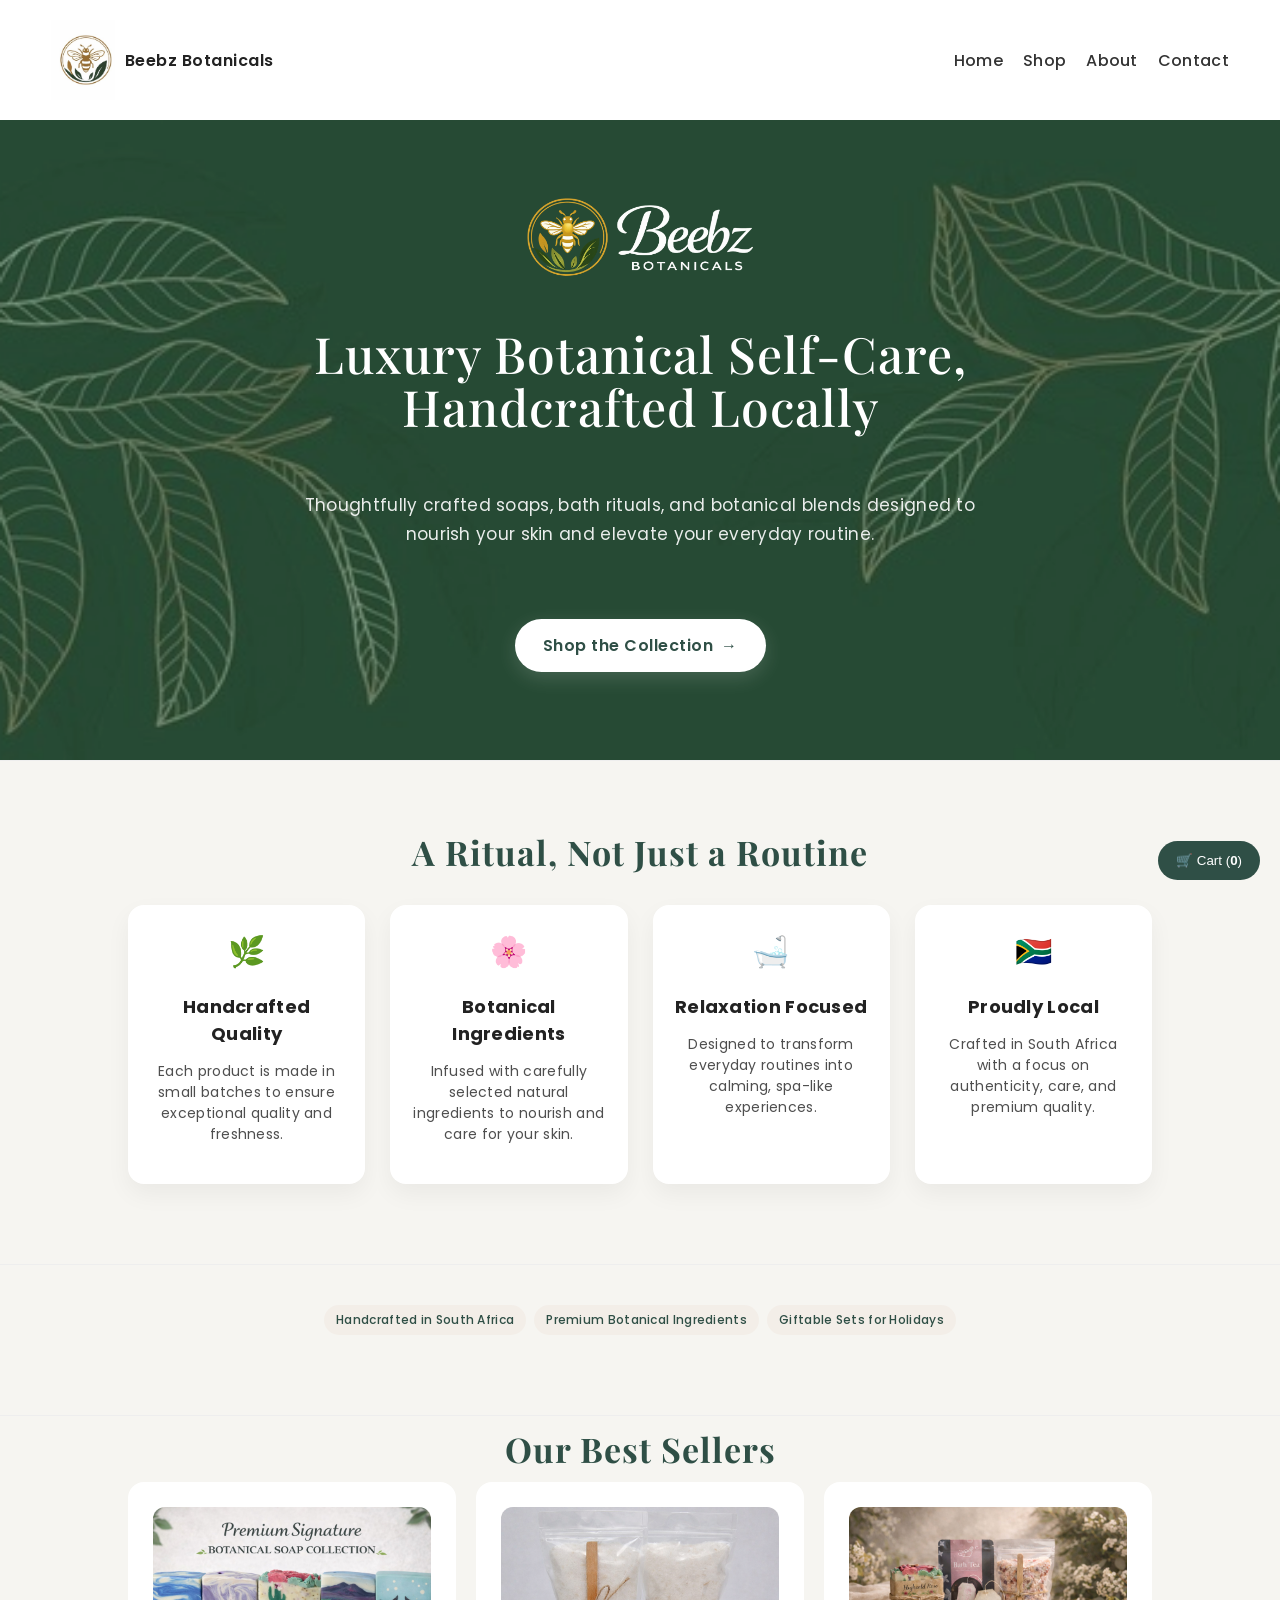
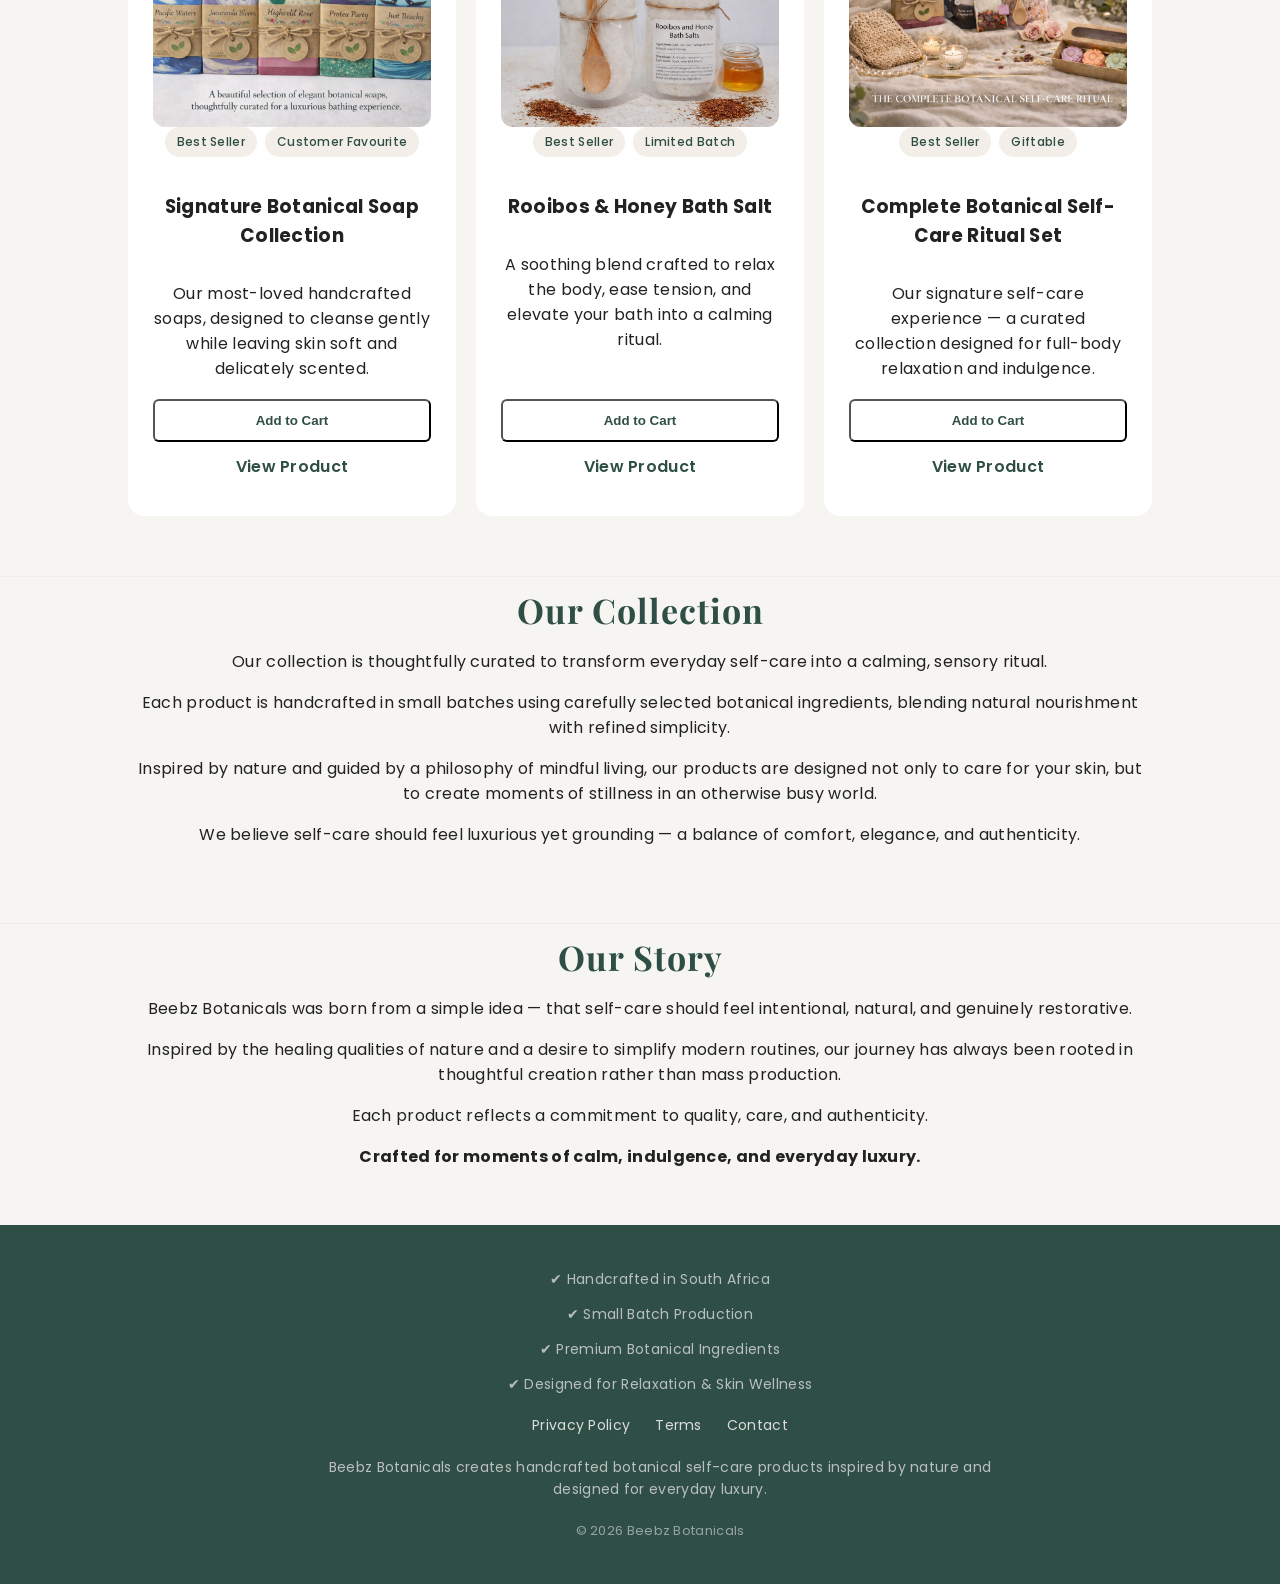
<file: index.html>
<!DOCTYPE html>
<html>
<head>
  <link rel="icon" type="image/png" href="./images/favicon.png">
  <link href="https://fonts.googleapis.com/css2?family=Playfair+Display:wght@500;700&family=Poppins:wght@300;400;500&display=swap" rel="stylesheet">
  <meta charset="UTF-8">
  <meta name="viewport" content="width=device-width, initial-scale=1.0">
  <title>Beebz Botanicals</title>
  <link rel="stylesheet" href="style.css">
</head>

<body>
  <div id="cart-popup">Added to cart ✓</div>
<header class="header">
  <div class="logo">
    <img src="./images/logo.jpeg" alt="Beebz Botanicals Logo">
    Beebz Botanicals
  </div>

<button class="cart-toggle" onclick="toggleCart()">🛒 Cart (<span id="cart-count">0</span>)</button>

  <div id="cart" class="cart">
    <div class="cart-header">
      <h2>Your Cart</h2>
      <button onclick="closeCart()">✕</button>
    </div>

    <div id="cart-items"></div>
    <h3 id="cart-total">Total: R0</h3>

   <button onclick="goCheckout()" class="checkout-btn" id="checkout-btn">
  Checkout
</button>
  </div>

  <nav class="nav">
    <a href="./index.html">Home</a>
    <a href="./shop.html">Shop</a>
    <a href="./about.html">About</a>
    <a href="./contact.html">Contact</a>
  </nav>
</header>

<!-- HERO -->
<section class="hero fade-in">
  <div class="hero-content">

    <img src="./images/new-white-logo.png" class="hero-logo">

    <h1>
      Luxury Botanical Self-Care,<br>
      Handcrafted Locally
    </h1>

    <p class="hero-description">
      Thoughtfully crafted soaps, bath rituals, and botanical blends designed
      to nourish your skin and elevate your everyday routine.
    </p>

    <a href="./shop.html" class="btn hero-btn">
      Shop the Collection <span class="arrow">→</span>
    </a>

  </div>
</section>

<!-- WHY CHOOSE US -->
<section class="section fade-in">
  <h2>A Ritual, Not Just a Routine</h2>

  <div class="ritual-grid">

    <div class="ritual-item">
      <span class="ritual-icon">🌿</span>
      <h3>Handcrafted Quality</h3>
      <p>Each product is made in small batches to ensure exceptional quality and freshness.</p>
    </div>

    <div class="ritual-item">
      <span class="ritual-icon">🌸</span>
      <h3>Botanical Ingredients</h3>
      <p>Infused with carefully selected natural ingredients to nourish and care for your skin.</p>
    </div>

    <div class="ritual-item">
      <span class="ritual-icon">🛁</span>
      <h3>Relaxation Focused</h3>
      <p>Designed to transform everyday routines into calming, spa-like experiences.</p>
    </div>

    <div class="ritual-item">
      <span class="ritual-icon">🇿🇦</span>
      <h3>Proudly Local</h3>
      <p>Crafted in South Africa with a focus on authenticity, care, and premium quality.</p>
    </div>

  </div>
</section>

<section class="section fade-in">
  <div class="badge-row" style="justify-content:center;">
    <span class="badge">Handcrafted in South Africa</span>
    <span class="badge">Premium Botanical Ingredients</span>
    <span class="badge">Giftable Sets for Holidays</span>
  </div>
</section>

<!-- BEST SELLERS -->
<section class="section fade-in">
  <h2>Our Best Sellers</h2>

  <div class="product-grid">

    <div class="product-card">
      <img src="./images/premium-collection-cat-1.jpg" alt="Soap Collection">
      <div class="badge-row">
        <span class="badge">Best Seller</span>
        <span class="badge">Customer Favourite</span>
      </div>
      <h3>Signature Botanical Soap Collection</h3>
      <p>Our most-loved handcrafted soaps, designed to cleanse gently while leaving skin soft and delicately scented.</p>

      <button onclick="addToCart('Signature Botanical Soap Collection', 249, './images/premium-collection-cat-1.jpg')" class="btn">
        Add to Cart
      </button>

      <a href="./product.html?id=Signature%20Botanical%20Soap%20Collection" class="btn">View Product</a>
    </div>

    <div class="product-card">
      <img src="./images/rooibos-and-honey-salt-1.png" alt="Bath Salt">
      <div class="badge-row">
        <span class="badge">Best Seller</span>
        <span class="badge">Limited Batch</span>
      </div>
      <h3>Rooibos & Honey Bath Salt</h3>
      <p>A soothing blend crafted to relax the body, ease tension, and elevate your bath into a calming ritual.</p>

      <button onclick="addToCart('Rooibos & Honey Bath Salt', 129, './images/rooibos-and-honey-salt-1.png')" class="btn">
        Add to Cart
      </button>

      <a href="./product.html?id=Rooibos%20%26%20Honey%20Bath%20Salt" class="btn">View Product</a>
    </div>

    <div class="product-card">
      <img src="./images/complete-botanical-self-care-ritual.jpg" alt="Bundle">
      <div class="badge-row">
        <span class="badge">Best Seller</span>
        <span class="badge">Giftable</span>
      </div>
      <h3>Complete Botanical Self-Care Ritual Set</h3>
      <p>Our signature self-care experience — a curated collection designed for full-body relaxation and indulgence.</p>

      <button onclick="addToCart('Complete Botanical Self-Care Ritual Set', 499, './images/complete-botanical-self-care-ritual.jpg')" class="btn">
        Add to Cart
      </button>

      <a href="./product.html?id=Complete%20Botanical%20Self-Care%20Ritual%20Set" class="btn">View Product</a>
    </div>

  </div>
</section>

<!-- COLLECTION -->
<section class="section fade-in">
  <h2>Our Collection</h2>

  <p>Our collection is thoughtfully curated to transform everyday self-care into a calming, sensory ritual.</p>

  <p>Each product is handcrafted in small batches using carefully selected botanical ingredients, blending natural nourishment with refined simplicity.</p>

  <p>Inspired by nature and guided by a philosophy of mindful living, our products are designed not only to care for your skin, but to create moments of stillness in an otherwise busy world.</p>

  <p>We believe self-care should feel luxurious yet grounding — a balance of comfort, elegance, and authenticity.</p>
</section>

<!-- STORY -->
<section class="section fade-in">
  <h2>Our Story</h2>

  <p>Beebz Botanicals was born from a simple idea — that self-care should feel intentional, natural, and genuinely restorative.</p>

  <p>Inspired by the healing qualities of nature and a desire to simplify modern routines, our journey has always been rooted in thoughtful creation rather than mass production.</p>

  <p>Each product reflects a commitment to quality, care, and authenticity.</p>

  <p><strong>Crafted for moments of calm, indulgence, and everyday luxury.</strong></p>
</section>

<!-- FOOTER -->
<footer class="footer">

  <div class="trust-badges">
    <p>✔ Handcrafted in South Africa</p>
    <p>✔ Small Batch Production</p>
    <p>✔ Premium Botanical Ingredients</p>
    <p>✔ Designed for Relaxation & Skin Wellness</p>
  </div>

  <div class="footer-links">
    <a href="./privacy.html">Privacy Policy</a>
    <a href="./terms.html">Terms</a>
    <a href="./contact.html">Contact</a>
  </div>

  <p class="footer-text">
    Beebz Botanicals creates handcrafted botanical self-care products inspired by nature and designed for everyday luxury.
  </p>

  <p class="footer-copy">
    © 2026 Beebz Botanicals
  </p>

</footer>

<script src="./products.js"></script>
<script src="./script.js"></script>

</body>
</html>
</file>
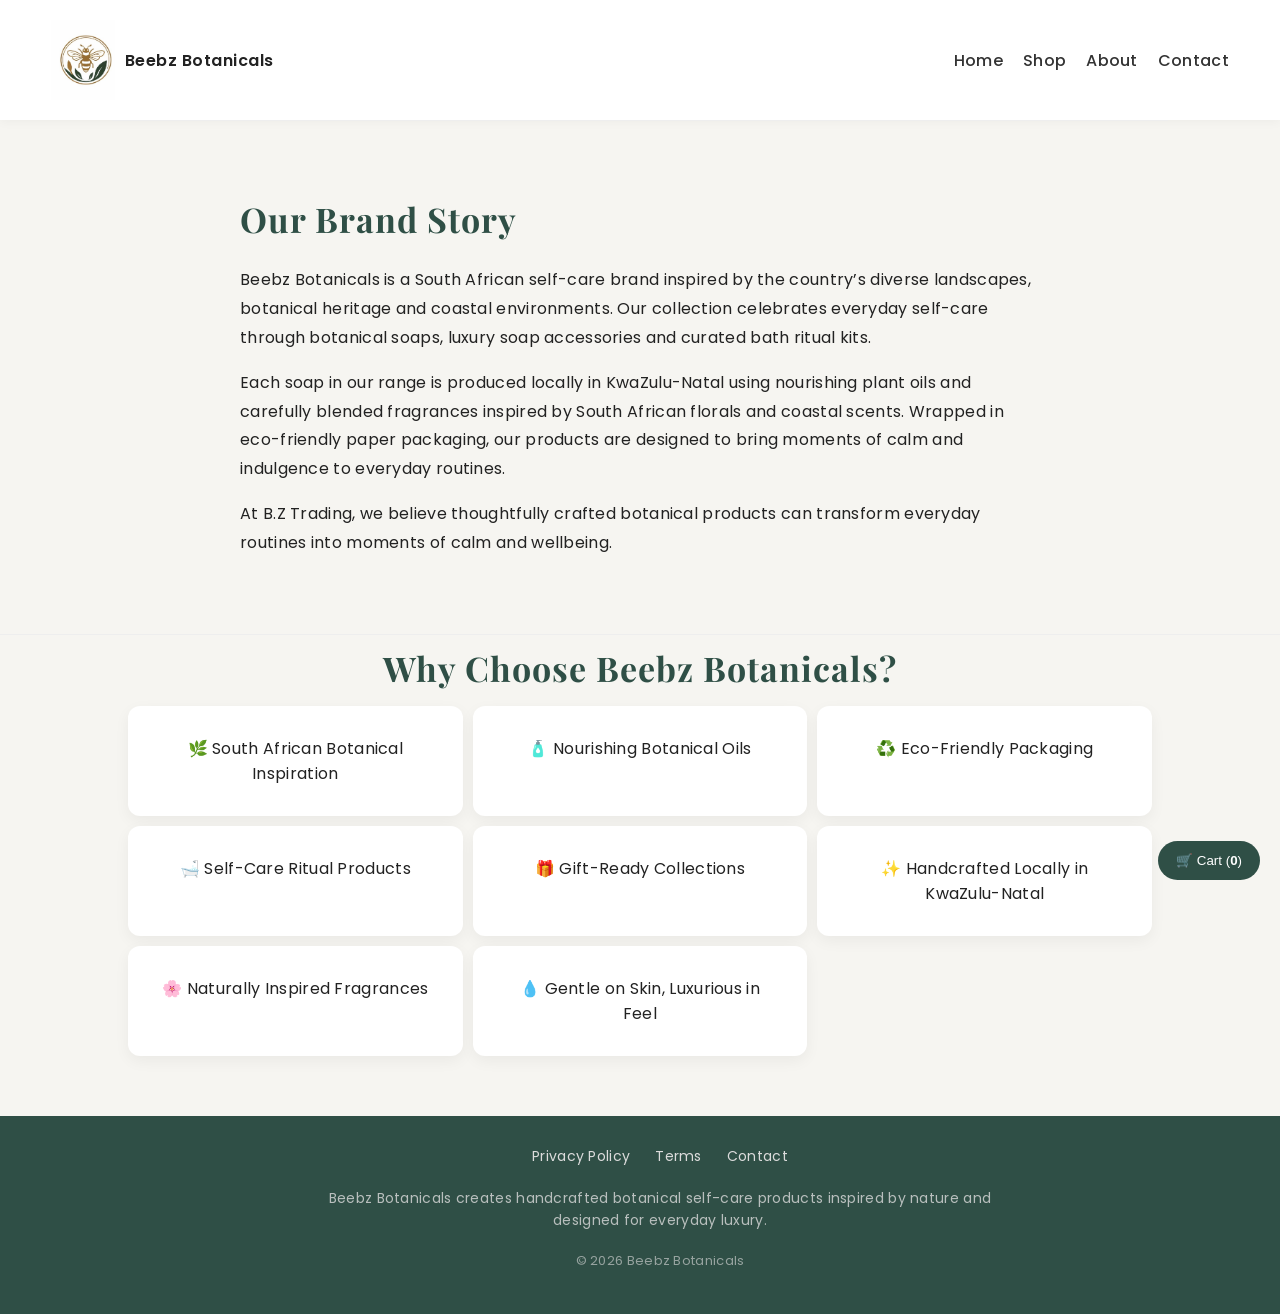
<file: about.html>
<!DOCTYPE html>
<html>
<head>
  <link rel="icon" type="image/png" href="./images/favicon.png">
<link href="https://fonts.googleapis.com/css2?family=Playfair+Display:wght@500;700&family=Poppins:wght@300;400;500&display=swap" rel="stylesheet">
<meta charset="UTF-8">
<meta name="viewport" content="width=device-width, initial-scale=1.0">
<title>About</title>
<link rel="stylesheet" href="style.css">
</head>
<body>

<header class="header">
<div class="logo">
  <img src="./images/logo.jpeg" alt="Beebz Botanicals Logo">
  Beebz Botanicals
</div>
<nav class="nav">
<a href="./index.html">Home</a>
<a href="./shop.html">Shop</a>
<a href="./about.html">About</a>
<a href="./contact.html">Contact</a>
</nav>
</header>

<section class="section about-text">

<h2>Our Brand Story</h2>

<p>
Beebz Botanicals is a South African self-care brand inspired by the country’s diverse landscapes,
botanical heritage and coastal environments. Our collection celebrates everyday self-care through
botanical soaps, luxury soap accessories and curated bath ritual kits.
</p>

<p>
Each soap in our range is produced locally in KwaZulu-Natal using nourishing plant oils and
carefully blended fragrances inspired by South African florals and coastal scents.
Wrapped in eco-friendly paper packaging, our products are designed to bring moments of calm
and indulgence to everyday routines.
</p>

<p>
At B.Z Trading, we believe thoughtfully crafted botanical products can transform everyday
routines into moments of calm and wellbeing.
</p>

</section>

<section class="section">

<h2>Why Choose Beebz Botanicals?</h2>

<div class="features">

<div class="feature">🌿 South African Botanical Inspiration</div>
<div class="feature">🧴 Nourishing Botanical Oils</div>
<div class="feature">♻️ Eco-Friendly Packaging</div>
<div class="feature">🛁 Self-Care Ritual Products</div>
<div class="feature">🎁 Gift-Ready Collections</div>
<div class="feature">✨ Handcrafted Locally in KwaZulu-Natal</div>
<div class="feature">🌸 Naturally Inspired Fragrances</div>
<div class="feature">💧 Gentle on Skin, Luxurious in Feel</div>

</div>

</section>

<button class="cart-toggle" onclick="toggleCart()">🛒 Cart (<span id="cart-count">0</span>)</button>

<div id="cart" class="cart">
<div class="cart-header">
<h2>Your Cart</h2>
<button onclick="closeCart()">✕</button>
</div>
<div id="cart-items"></div>
<h3 id="cart-total">Total: R0</h3>
<button onclick="goCheckout()" class="checkout-btn" id="checkout-btn">
  Checkout
</button>
</div>

<script src="./script.js"></script>
  <script>
  renderCart();
</script>
</body>
<footer class="footer">

 <div class="footer-links">
  <a href="./privacy.html">Privacy Policy</a>
  <a href="./terms.html">Terms</a>
  <a href="./contact.html">Contact</a>
</div>

  <p class="footer-text">
    Beebz Botanicals creates handcrafted botanical self-care products inspired by nature and designed for everyday luxury.
  </p>

  <p class="footer-copy">
    © 2026 Beebz Botanicals
  </p>

</footer>
</html>
</file>
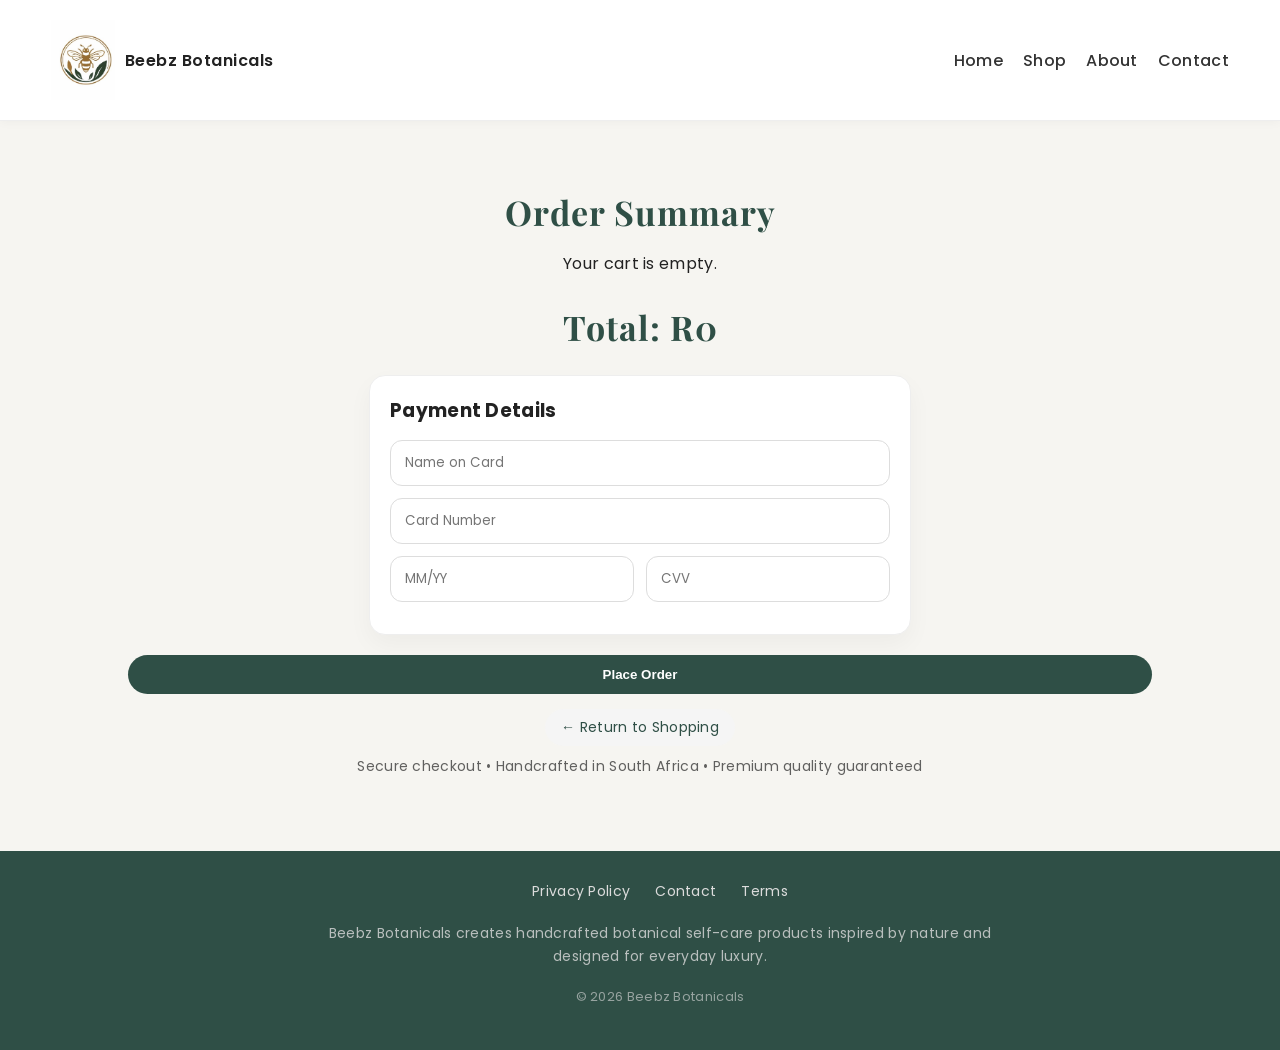
<file: checkout.html>
<!DOCTYPE html>
<html>
<head>
  <link rel="icon" type="image/png" href="./images/favicon.png">
<link href="https://fonts.googleapis.com/css2?family=Playfair+Display:wght@500;700&family=Poppins:wght@300;400;500&display=swap" rel="stylesheet">
<meta charset="UTF-8">
<meta name="viewport" content="width=device-width, initial-scale=1.0">
<title>Checkout | Beebz Botanicals</title>
<link rel="stylesheet" href="style.css">
</head>

<body>

<header class="header">
<div class="logo"> 
  <img src="./images/logo.jpeg" alt="Beebz Botanicals Logo">
  Beebz Botanicals
</div>
<nav class="nav">
<a href="./index.html">Home</a>
<a href="./shop.html">Shop</a>
<a href="./about.html">About</a>
<a href="./contact.html">Contact</a>
</nav>
</header>

<section class="section">
  <h2>Order Summary</h2>

  <div id="checkout-items"></div>

  <h2 id="checkout-total">Total: R0</h2>

  <div class="payment-box">
    <h3>Payment Details</h3>

    <input type="text" id="card-name" class="checkout-input" placeholder="Name on Card">
    <input type="text" id="card-number" class="checkout-input" placeholder="Card Number">
    
    <div class="checkout-row">
      <input type="text" id="card-expiry" class="checkout-input" placeholder="MM/YY">
      <input type="text" id="card-cvv" class="checkout-input" placeholder="CVV">
    </div>
  </div>

  <button class="checkout-btn" onclick="placeOrder()">Place Order</button>

  <a href="./shop.html" class="return-btn">← Return to Shopping</a>

  <p style="margin-top:10px;font-size:14px;opacity:0.7;">
    Secure checkout • Handcrafted in South Africa • Premium quality guaranteed
  </p>
</section>

<div id="processing-overlay" class="processing-overlay">
  <div class="processing-box">
    <div class="loader"></div>
    <p>Processing your order...</p>
  </div>
</div>

<script>
document.addEventListener("DOMContentLoaded", function(){

let cart = JSON.parse(localStorage.getItem("cartData")) || []

let container = document.getElementById("checkout-items")
let total = 0

function renderCheckout(){

  container.innerHTML = ""
  total = 0

  if(cart.length === 0){
    container.innerHTML = "<p>Your cart is empty.</p>"
  } else {
    cart.forEach((item, index) => {
      let div = document.createElement("div")

      div.style.display = "flex"
      div.style.alignItems = "center"
      div.style.gap = "15px"
      div.style.marginBottom = "20px"
      div.style.paddingBottom = "10px"
      div.style.borderBottom = "1px solid #eee"

      div.innerHTML = `
        <img src="${item.image}" style="width:70px;height:70px;object-fit:cover;border-radius:8px">
        
        <div style="flex:1;text-align:left">
          <h3 style="margin:0">${item.name}</h3>
          <p style="margin:5px 0">R${item.price} x ${item.qty}</p>

          <div style="display:flex;align-items:center;gap:8px;margin-top:5px;">
            <button onclick="changeQty(${index}, -1)">−</button>
            <span>${item.qty}</span>
            <button onclick="changeQty(${index}, 1)">+</button>
          </div>
          
          <button onclick="removeFromCheckout(${index})"
            style="background:none;border:none;color:#9b4d4d;cursor:pointer;font-size:13px;margin-top:6px;">
            Remove
          </button>
        </div>

        <strong>R${item.price * item.qty}</strong>
      `

      container.appendChild(div)
      total += item.price * item.qty
    })
  }

  document.getElementById("checkout-total").innerText = "Total: R" + total
}

window.changeQty = function(index, amount){
  cart[index].qty += amount

  if(cart[index].qty <= 0){
    cart.splice(index, 1)
  }

  localStorage.setItem("cartData", JSON.stringify(cart))
  renderCheckout()
}

window.removeFromCheckout = function(index){
  cart.splice(index, 1)
  localStorage.setItem("cartData", JSON.stringify(cart))
  renderCheckout()
}

window.placeOrder = function(){
  const cardName = document.getElementById("card-name").value.trim()
  const cardNumber = document.getElementById("card-number").value.trim()
  const cardExpiry = document.getElementById("card-expiry").value.trim()
  const cardCvv = document.getElementById("card-cvv").value.trim()

  if(cart.length === 0){
    alert("Your cart is empty.")
    return
  }

  if(!cardName || !cardNumber || !cardExpiry || !cardCvv){
    alert("Please complete your payment details.")
    return
  }

  document.getElementById("processing-overlay").classList.add("active")

  setTimeout(() => {
    localStorage.removeItem("cartData")
    window.location.href = "./confirmation.html"
  }, 1800)
}

renderCheckout()

})
</script>

<footer class="footer">
  <div class="footer-links">
    <a href="./privacy.html">Privacy Policy</a>
    <a href="./contact.html">Contact</a>
    <a href="./terms.html">Terms</a>
  </div>

  <p class="footer-text">
    Beebz Botanicals creates handcrafted botanical self-care products inspired by nature and designed for everyday luxury.
  </p>

  <p class="footer-copy">
    © 2026 Beebz Botanicals
  </p>
</footer>

</body>
</html>
</file>
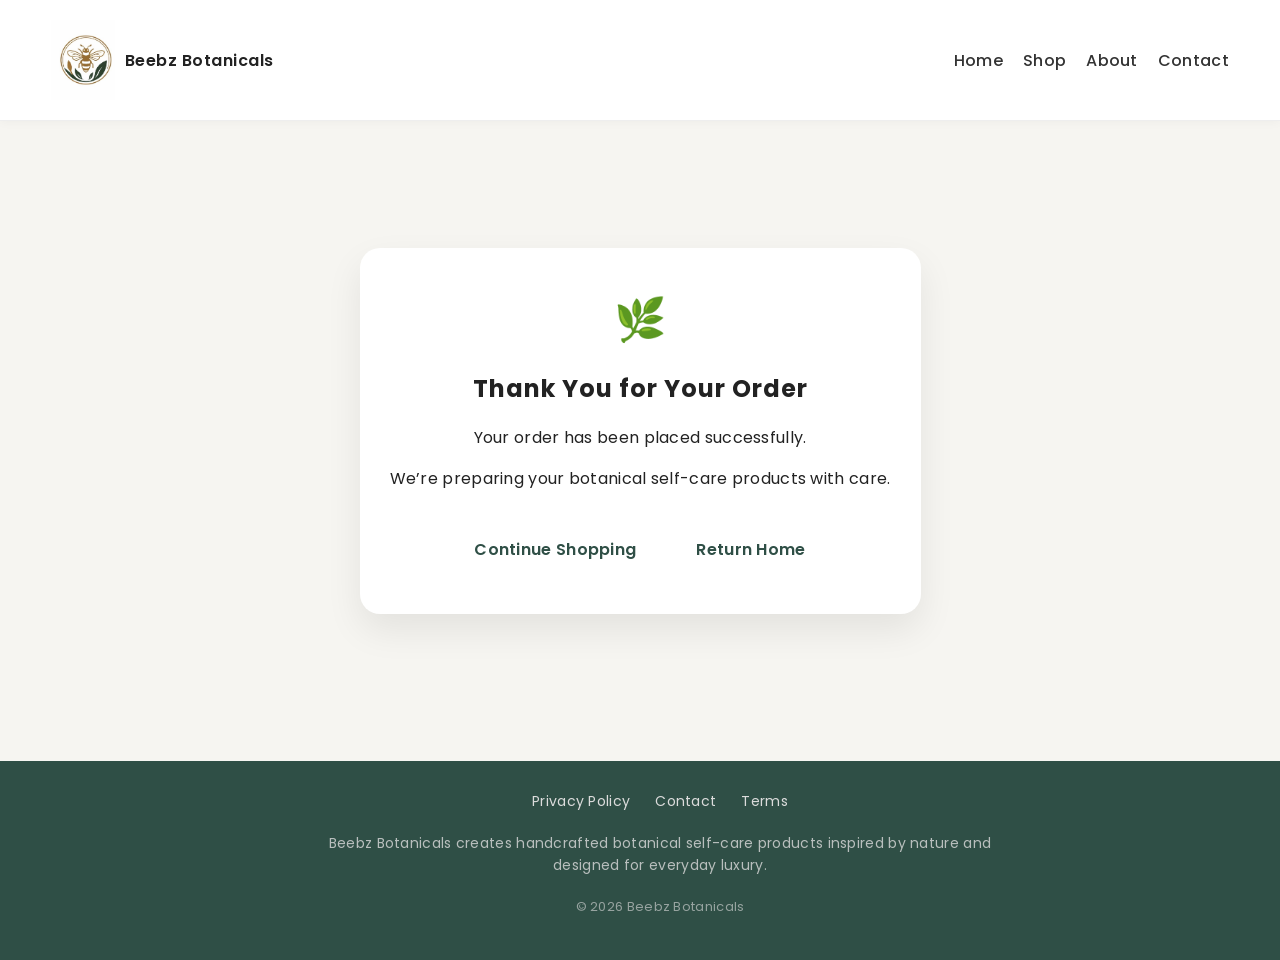
<file: confirmation.html>
<!DOCTYPE html>
<html>
<head>
  <link rel="icon" type="image/png" href="./images/favicon.png">
<link href="https://fonts.googleapis.com/css2?family=Playfair+Display:wght@500;700&family=Poppins:wght@300;400;500&display=swap" rel="stylesheet">
<meta charset="UTF-8">
<meta name="viewport" content="width=device-width, initial-scale=1.0">
<title>Order Confirmed | Beebz Botanicals</title>
<link rel="stylesheet" href="style.css">
</head>

<body>

<header class="header">
<div class="logo"> 
  <img src="./images/logo.jpeg" alt="Beebz Botanicals Logo">
  Beebz Botanicals
</div>
<nav class="nav">
<a href="./index.html">Home</a>
<a href="./shop.html">Shop</a>
<a href="./about.html">About</a>
<a href="./contact.html">Contact</a>
</nav>
</header>

<section class="section confirmation-page">
  <div class="confirmation-card">
    <div class="confirmation-icon">🌿</div>
    <h1>Thank You for Your Order</h1>
    <p>Your order has been placed successfully.</p>
    <p>We’re preparing your botanical self-care products with care.</p>

    <div class="confirmation-actions">
      <a href="./shop.html" class="btn">Continue Shopping</a>
      <a href="./index.html" class="btn">Return Home</a>
    </div>
  </div>
</section>

<footer class="footer">
  <div class="footer-links">
    <a href="./privacy.html">Privacy Policy</a>
    <a href="./contact.html">Contact</a>
    <a href="./terms.html">Terms</a>
  </div>

  <p class="footer-text">
    Beebz Botanicals creates handcrafted botanical self-care products inspired by nature and designed for everyday luxury.
  </p>

  <p class="footer-copy">
    © 2026 Beebz Botanicals
  </p>
</footer>

</body>
</html>
</file>
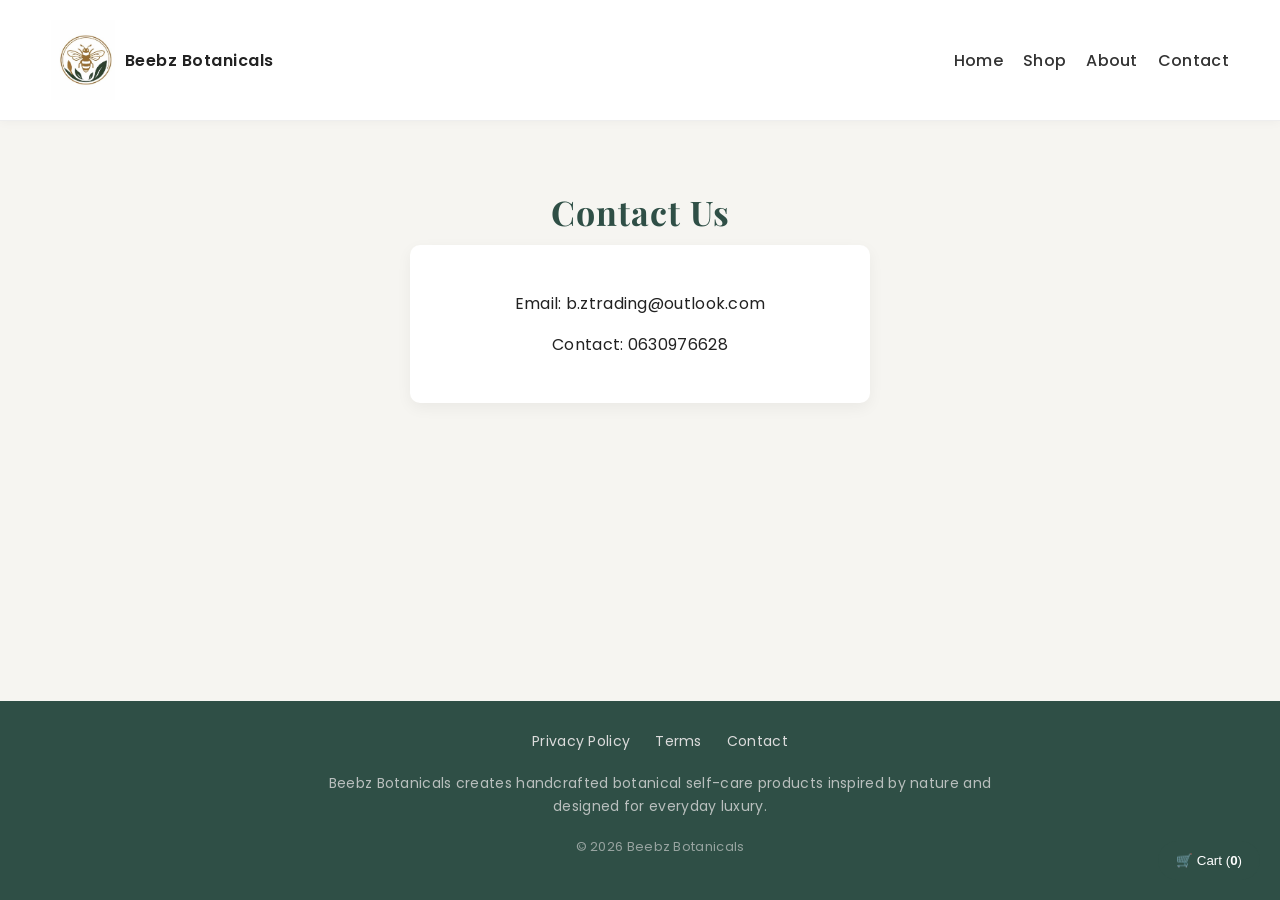
<file: contact.html>
<!DOCTYPE html>
<html>
<head>
  <link rel="icon" type="image/png" href="./images/favicon.png">
<link href="https://fonts.googleapis.com/css2?family=Playfair+Display:wght@500;700&family=Poppins:wght@300;400;500&display=swap" rel="stylesheet">
<meta charset="UTF-8">
<meta name="viewport" content="width=device-width, initial-scale=1.0">
<title>Contact</title>
<link rel="stylesheet" href="style.css">
</head>
<body>


<header class="header">
<div class="logo"> <img src="./images/logo.jpeg" alt="Beebz Botanicals Logo">
  Beebz Botanicals
</div>

<nav class="nav">
<a href="index.html">Home</a>
<a href="shop.html">Shop</a>
<a href="about.html">About</a>
<a href="contact.html">Contact</a>
</nav>
</header>


<section class="section">
<h2>Contact Us</h2>
<div class="contact-box">
<p>Email: b.ztrading@outlook.com</p>
<p>Contact: 0630976628</p>
</div>
</section>


<button class="cart-toggle" onclick="toggleCart()">🛒 Cart (<span id="cart-count">0</span>)</button>

<div id="cart" class="cart">
<div class="cart-header">
<h2>Your Cart</h2>
<button onclick="closeCart()">✕</button>
</div>
<div id="cart-items"></div>
<h3 id="cart-total">Total: R0</h3>
<button onclick="goCheckout()" class="checkout-btn" id="checkout-btn">
  Checkout
</button>
</div>


<script src="script.js"></script>
  <script>
  renderCart();
</script>
</body>
  <footer class="footer">

 <div class="footer-links">
  <a href="./privacy.html">Privacy Policy</a>
  <a href="./terms.html">Terms</a>
  <a href="./contact.html">Contact</a>
</div>

  <p class="footer-text">
    Beebz Botanicals creates handcrafted botanical self-care products inspired by nature and designed for everyday luxury.
  </p>

  <p class="footer-copy">
    © 2026 Beebz Botanicals
  </p>

</footer>
</html>
</file>
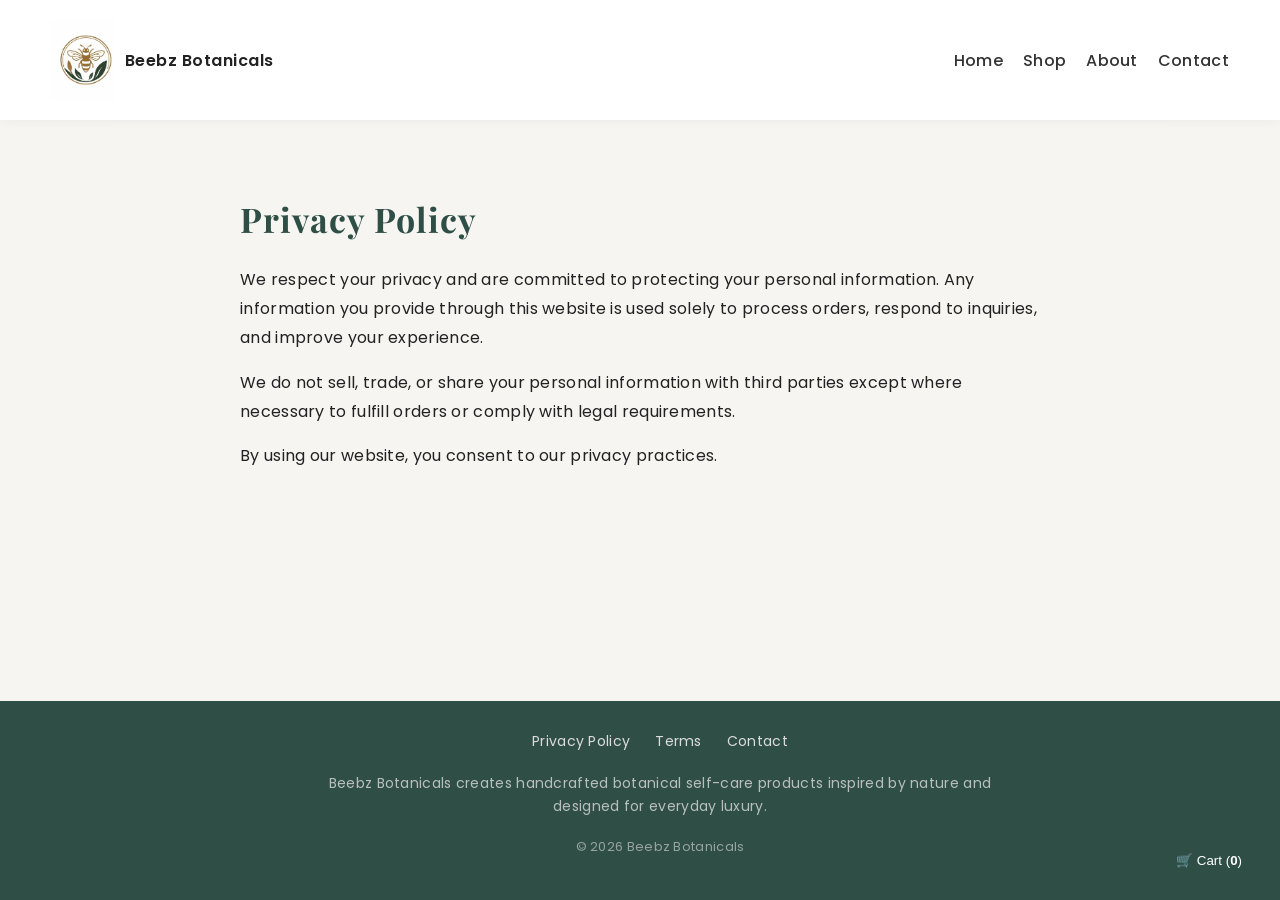
<file: privacy.html>
<!DOCTYPE html>
<html>
<head>
  <link rel="icon" type="image/png" href="./images/favicon.png">
<link href="https://fonts.googleapis.com/css2?family=Playfair+Display:wght@500;700&family=Poppins:wght@300;400;500&display=swap" rel="stylesheet">
<meta charset="UTF-8">
<meta name="viewport" content="width=device-width, initial-scale=1.0">
<title>Privacy Policy | Beebz Botanicals</title>
<link rel="stylesheet" href="style.css">
</head>
<body>

<header class="header">
<div class="logo"><img src="./images/logo.jpeg" alt="Beebz Botanicals Logo">
  Beebz Botanicals
</div>

  <button class="cart-toggle" onclick="toggleCart()">🛒 Cart (<span id="cart-count">0</span>)</button>

  <div id="cart" class="cart">
    <div class="cart-header">
      <h2>Your Cart</h2>
      <button onclick="closeCart()">✕</button>
    </div>

    <div id="cart-items"></div>
    <h3 id="cart-total">Total: R0</h3>

    <button onclick="goCheckout()" class="checkout-btn" id="checkout-btn">
  Checkout
</button>
  </div>

<nav class="nav">
<a href="./index.html">Home</a>
<a href="./shop.html">Shop</a>
<a href="./about.html">About</a>
<a href="./contact.html">Contact</a>
</nav>
</header>

<section class="section about-text">
<h2>Privacy Policy</h2>

<p>
We respect your privacy and are committed to protecting your personal information. Any information you provide through this website is used solely to process orders, respond to inquiries, and improve your experience.
</p>

<p>
We do not sell, trade, or share your personal information with third parties except where necessary to fulfill orders or comply with legal requirements.
</p>

<p>
By using our website, you consent to our privacy practices.
</p>

</section>
  <script src="./script.js"></script>
  <script>
  renderCart();
</script>

</body>
  <footer class="footer">

 <div class="footer-links">
  <a href="./privacy.html">Privacy Policy</a>
  <a href="./terms.html">Terms</a>
  <a href="./contact.html">Contact</a>
</div>

  <p class="footer-text">
    Beebz Botanicals creates handcrafted botanical self-care products inspired by nature and designed for everyday luxury.
  </p>

  <p class="footer-copy">
    © 2026 Beebz Botanicals
  </p>

</footer>
</html>
</file>
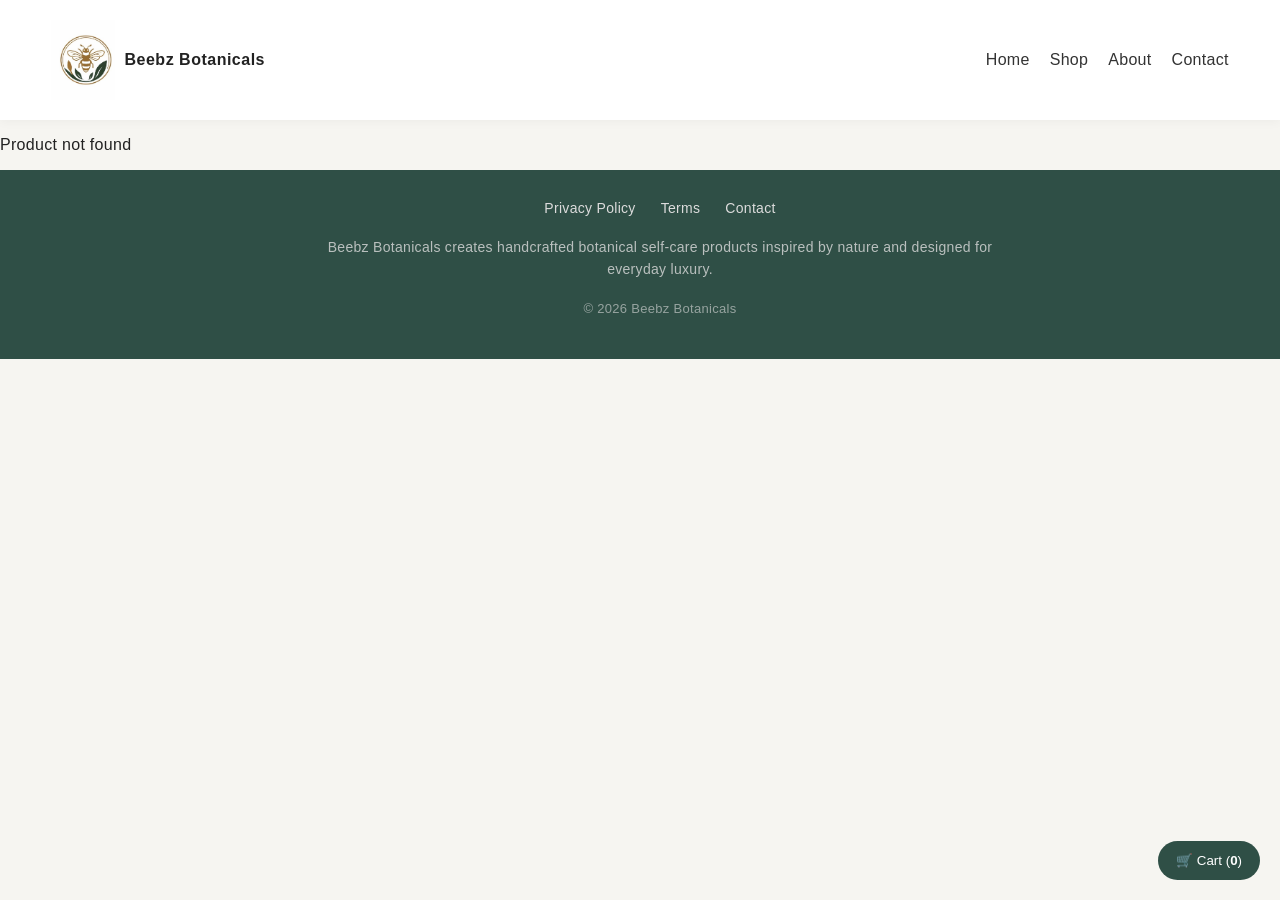
<file: product.html>
<!DOCTYPE html>
<html>
<head>
  <link rel="icon" type="image/png" href="./images/favicon.png">
  <meta charset="UTF-8">
  <title>Product | Beebz Botanicals</title>
  <link rel="stylesheet" href="style.css">
</head>

<body>

  <div id="cart-popup">Added to cart ✓</div>
<header class="header">
  <div class="logo">
    <img src="./images/logo.jpeg"> Beebz Botanicals
  </div>

  <nav class="nav">
    <a href="./index.html">Home</a>
    <a href="./shop.html">Shop</a>
    <a href="./about.html">About</a>
    <a href="./contact.html">Contact</a>
  </nav>
</header>

<button class="cart-toggle" onclick="toggleCart()">🛒 Cart (<span id="cart-count">0</span>)</button>
<div id="cart" class="cart">
  <div class="cart-header">
    <h2>Your Cart</h2>
    <button onclick="closeCart()">✕</button>
  </div>
  <div id="cart-items"></div>
  <h3 id="cart-total">Total: R0</h3>
 <button onclick="goCheckout()" class="checkout-btn" id="checkout-btn">
  Checkout
</button>
</div>

<div id="product-page"></div>

<script src="products.js"></script>
<script src="script.js"></script>

<script>
window.onload = function(){

  const params = new URLSearchParams(window.location.search);
  const rawId = params.get("id");

  const container = document.getElementById("product-page");

  if(!container || typeof products === "undefined") return;

  let product = products.find(p => p.id === rawId);

  if(!product){
    container.innerHTML = "<p>Product not found</p>";
    return;
  }

  container.innerHTML = `
    <div style="max-width:1100px;margin:40px auto;padding:0 20px;">

      <a href="./shop.html" class="back-btn">← Back to Shop</a>

      <div class="product-layout">

        <div>
          <img id="main-image" src="${product.image}" style="width:100%;border-radius:12px;">
          <div id="thumbs" style="display:flex;gap:12px;margin-top:15px;flex-wrap:wrap;"></div>
        </div>

        <div class="product-info">

          <h1>${product.name}</h1>

          <p style="font-size:24px;font-weight:600;">
            R${product.price}
          </p>

          <p>${product.description}</p>

          <p style="font-size:14px;color:#555;">
            ${product.ingredients || ""}
          </p>

          <div class="product-actions">

            <div class="quantity-wrapper">
              <button id="minus">−</button>
              <span id="quantity-value">1</span>
              <button id="plus">+</button>
            </div>

            <button id="add-to-cart-btn" class="add-to-cart-btn">
              🛒 Add to Cart
            </button>

          </div>

        </div>

      </div>

      <!-- ✅ RECOMMENDED SECTION -->
      <div class="recommended-section">
        <h2>You May Also Like</h2>
        <div id="recommended-products" class="product-grid"></div>
      </div>

    </div>
  `;

  // Quantity
  let quantity = 1;

  const quantityDisplay = document.getElementById("quantity-value");
  const plusBtn = document.getElementById("plus");
  const minusBtn = document.getElementById("minus");
  const addBtn = document.getElementById("add-to-cart-btn");

  plusBtn.onclick = () => {
    quantity++;
    quantityDisplay.innerText = quantity;
  };

  minusBtn.onclick = () => {
    if(quantity > 1){
      quantity--;
      quantityDisplay.innerText = quantity;
    }
  };

  addBtn.onclick = () => {
    for(let i = 0; i < quantity; i++){
      addToCart(product.name, product.price, product.image);
    }
  };

  // Images
  const main = document.getElementById("main-image");
  const thumbs = document.getElementById("thumbs");

  let images = [];
  if(product.image) images.push(product.image);
  if(product.images) images.push(...product.images);

  images.forEach(src => {
    const img = document.createElement("img");
    img.src = src;
    img.style.width = "70px";
    img.style.cursor = "pointer";
    img.style.borderRadius = "8px";

    img.onclick = () => {
  main.style.opacity = 0;

  setTimeout(() => {
    main.src = src;
    main.style.opacity = 1;
  }, 150);

  document.querySelectorAll("#thumbs img").forEach(i => {
    i.classList.remove("active-thumb");
  });

  img.classList.add("active-thumb");
};
    thumbs.appendChild(img);
  });

  // ✅ RECOMMENDED PRODUCTS
  const recommendedContainer = document.getElementById("recommended-products");

  let recommended = products.filter(p => 
    p.category === product.category && p.id !== product.id
  );

  if(recommended.length < 3){
    recommended = products.filter(p => p.id !== product.id);
  }

  recommended.slice(0, 3).forEach(p => {
    const div = document.createElement("div");
    div.classList.add("product");

    div.innerHTML = `
      <a href="./product.html?id=${p.id}">
        <img src="${p.image}" alt="${p.name}">
        <h3>${p.name}</h3>
      </a>
      <p class="price">R${p.price}</p>
      <button onclick="addToCart('${p.name.replace(/'/g, "\\'")}', ${p.price}, '${p.image}')">
        Add to Cart
      </button>
    `;

    recommendedContainer.appendChild(div);
  });

  renderCart();
};
</script>

<footer class="footer">
  <div class="footer-links">
    <a href="./privacy.html">Privacy Policy</a>
    <a href="./terms.html">Terms</a>
    <a href="./contact.html">Contact</a>
  </div>

  <p class="footer-text">
    Beebz Botanicals creates handcrafted botanical self-care products inspired by nature and designed for everyday luxury.
  </p>

  <p class="footer-copy">
    © 2026 Beebz Botanicals
  </p>
</footer>

</body>
</html>
</file>
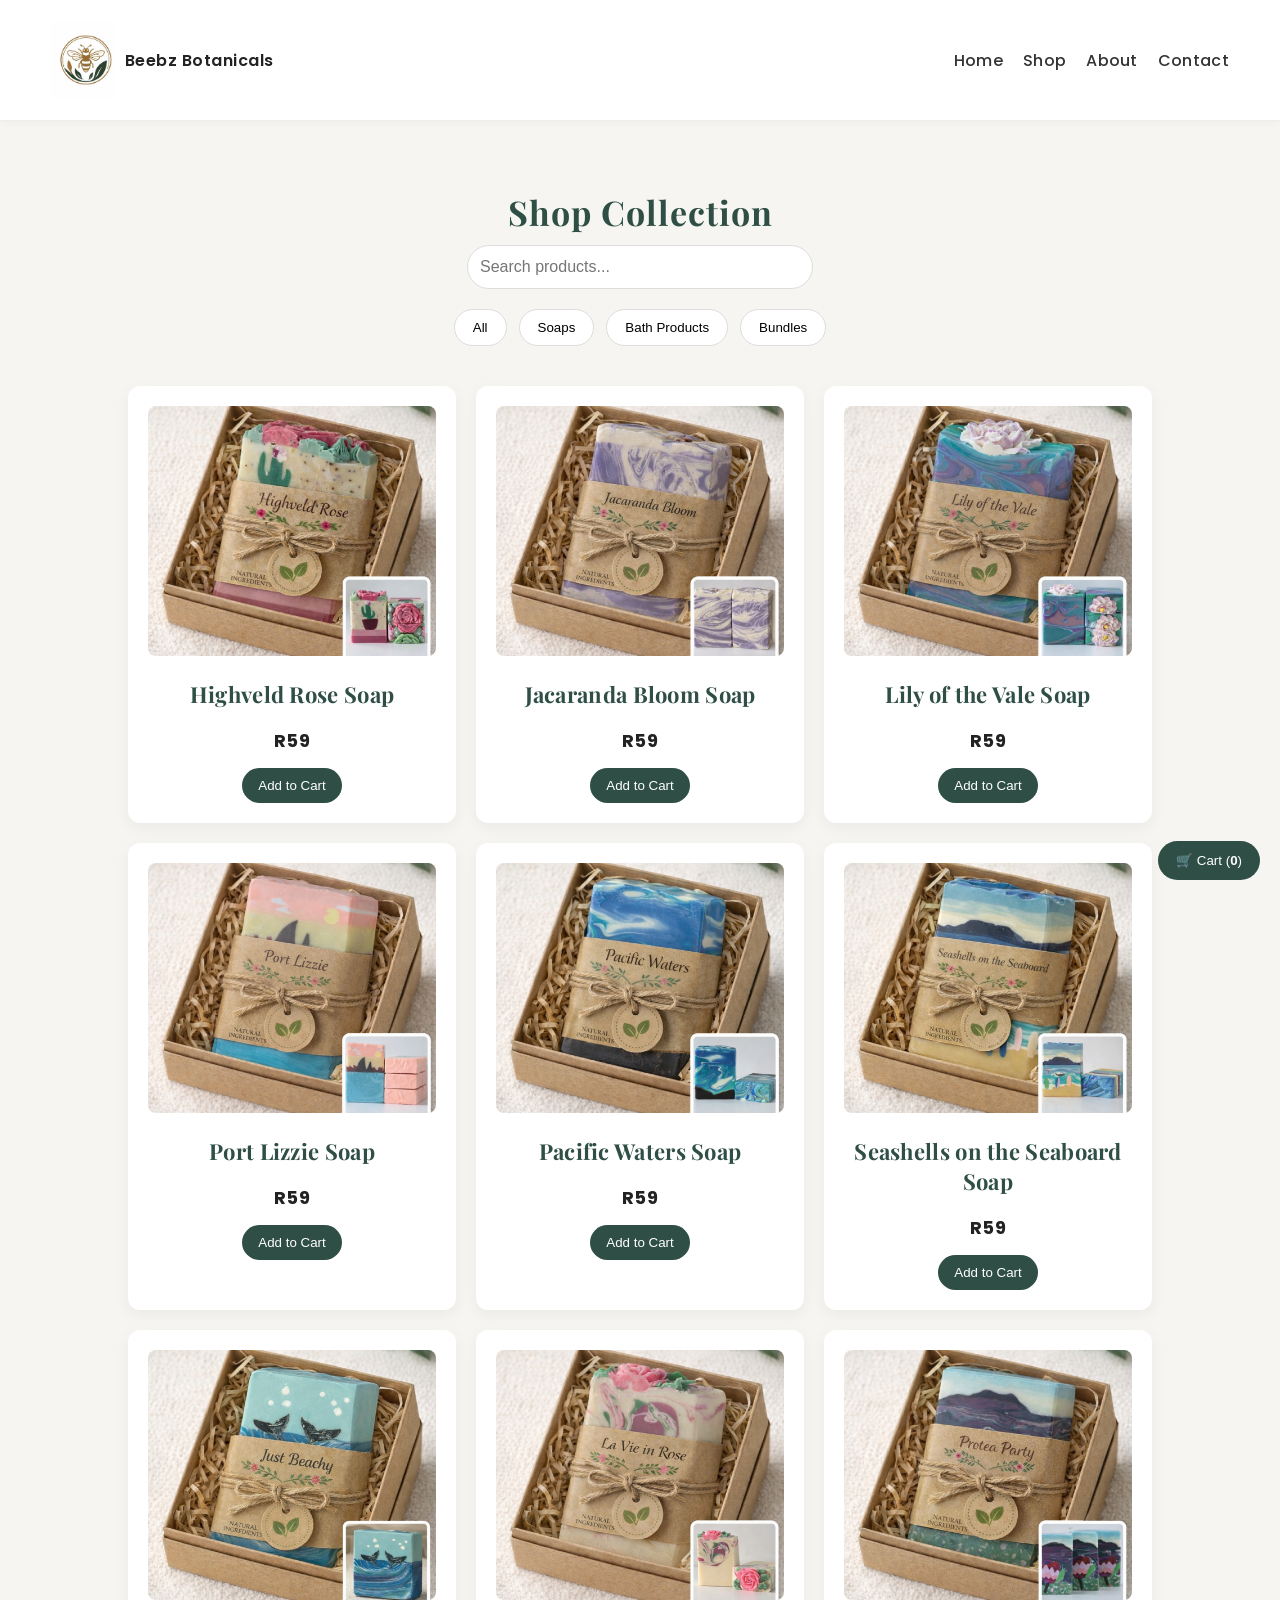
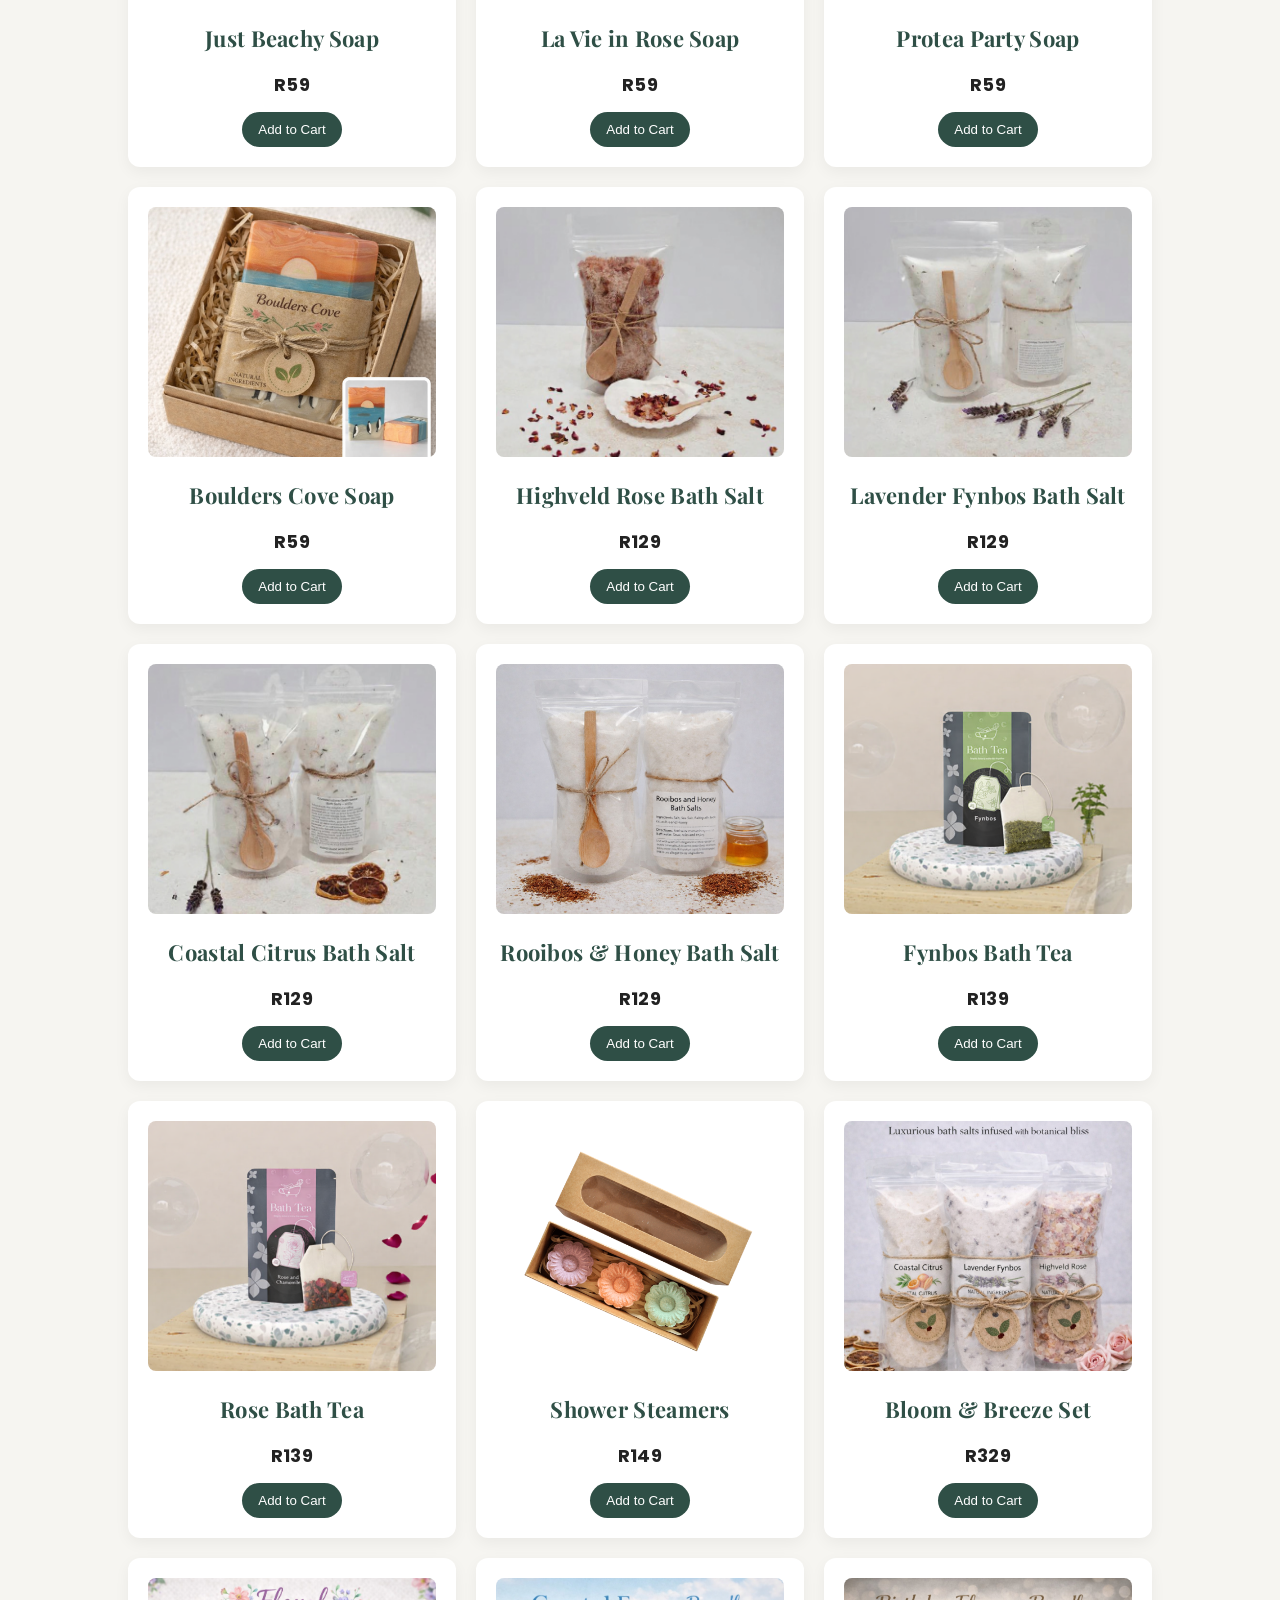
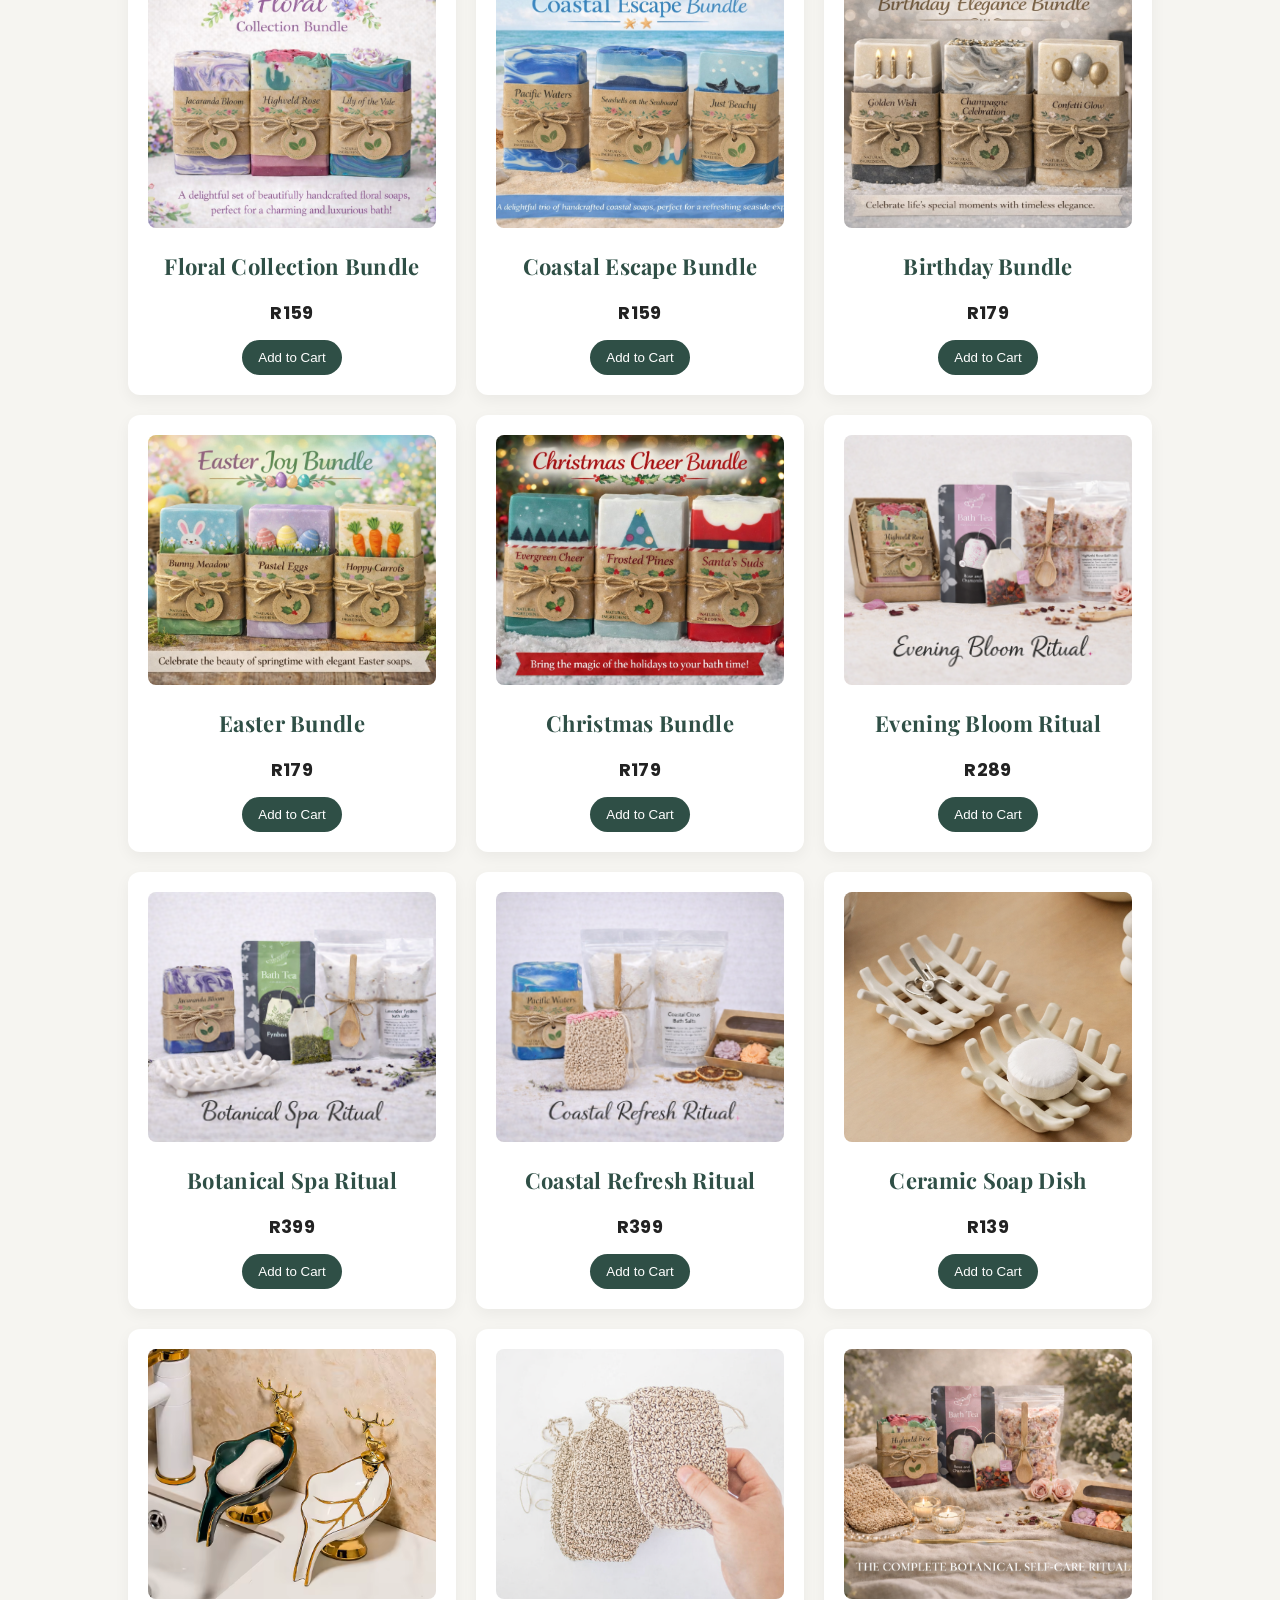
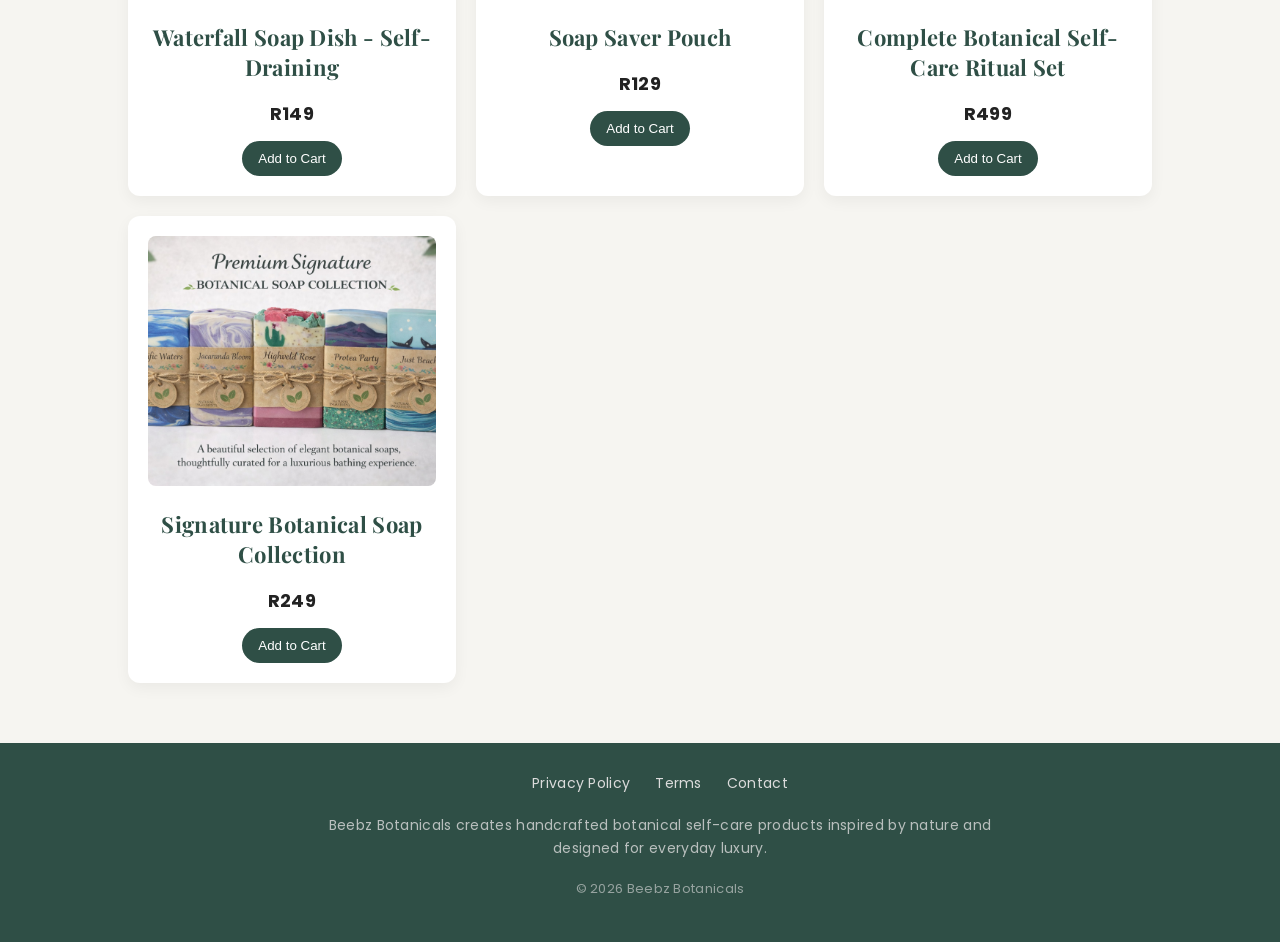
<file: shop.html>
<!DOCTYPE html>
<html>
<head>
  <link rel="icon" type="image/png" href="./images/favicon.png">
<link href="https://fonts.googleapis.com/css2?family=Playfair+Display:wght@500;700&family=Poppins:wght@300;400;500&display=swap" rel="stylesheet">
<meta charset="UTF-8">
<meta name="viewport" content="width=device-width, initial-scale=1.0">
<title>Shop | Beebz Botanicals</title>
<link rel="stylesheet" href="style.css">
</head>

<body>
<div id="cart-popup">Added to cart ✓</div>
<header class="header">
<div class="logo"><img src="./images/logo.jpeg" alt="Beebz Botanicals Logo">
  Beebz Botanicals
</div>

<nav class="nav">
<a href="./index.html">Home</a>
<a href="./shop.html">Shop</a>
<a href="./about.html">About</a>
<a href="./contact.html">Contact</a>
</nav>
</header>

<!-- ✅ MOVED INSIDE BODY -->
<button class="cart-toggle" onclick="toggleCart()">🛒 Cart (<span id="cart-count">0</span>)</button>

<div id="cart" class="cart">
<div class="cart-header">
<h2>Your Cart</h2>
<button onclick="closeCart()">✕</button>
</div>
<div id="cart-items"></div>
<h3 id="cart-total">Total: R0</h3>
<button onclick="goCheckout()" class="checkout-btn" id="checkout-btn">
  Checkout
</button>
</div>

<section class="section">
<h2>Shop Collection</h2>

<div class="shop-controls">

<input 
type="text"
id="searchInput"
placeholder="Search products..."
onkeyup="searchProducts()"
>

<div class="shop-filters">
<button onclick="filterProducts('all')">All</button>
<button onclick="filterProducts('soap')">Soaps</button>
<button onclick="filterProducts('bath')">Bath Products</button>
<button onclick="filterProducts('bundle')">Bundles</button>
</div>

</div>

<div id="shop-products" class="product-grid"></div>

</section>

<script src="./products.js"></script>
<script src="./script.js"></script>

<footer class="footer">

 <div class="footer-links">
  <a href="./privacy.html">Privacy Policy</a>
  <a href="./terms.html">Terms</a>
  <a href="./contact.html">Contact</a>
</div>

  <p class="footer-text">
    Beebz Botanicals creates handcrafted botanical self-care products inspired by nature and designed for everyday luxury.
  </p>

  <p class="footer-copy">
    © 2026 Beebz Botanicals
  </p>

</footer>

</body>
</html>
</file>
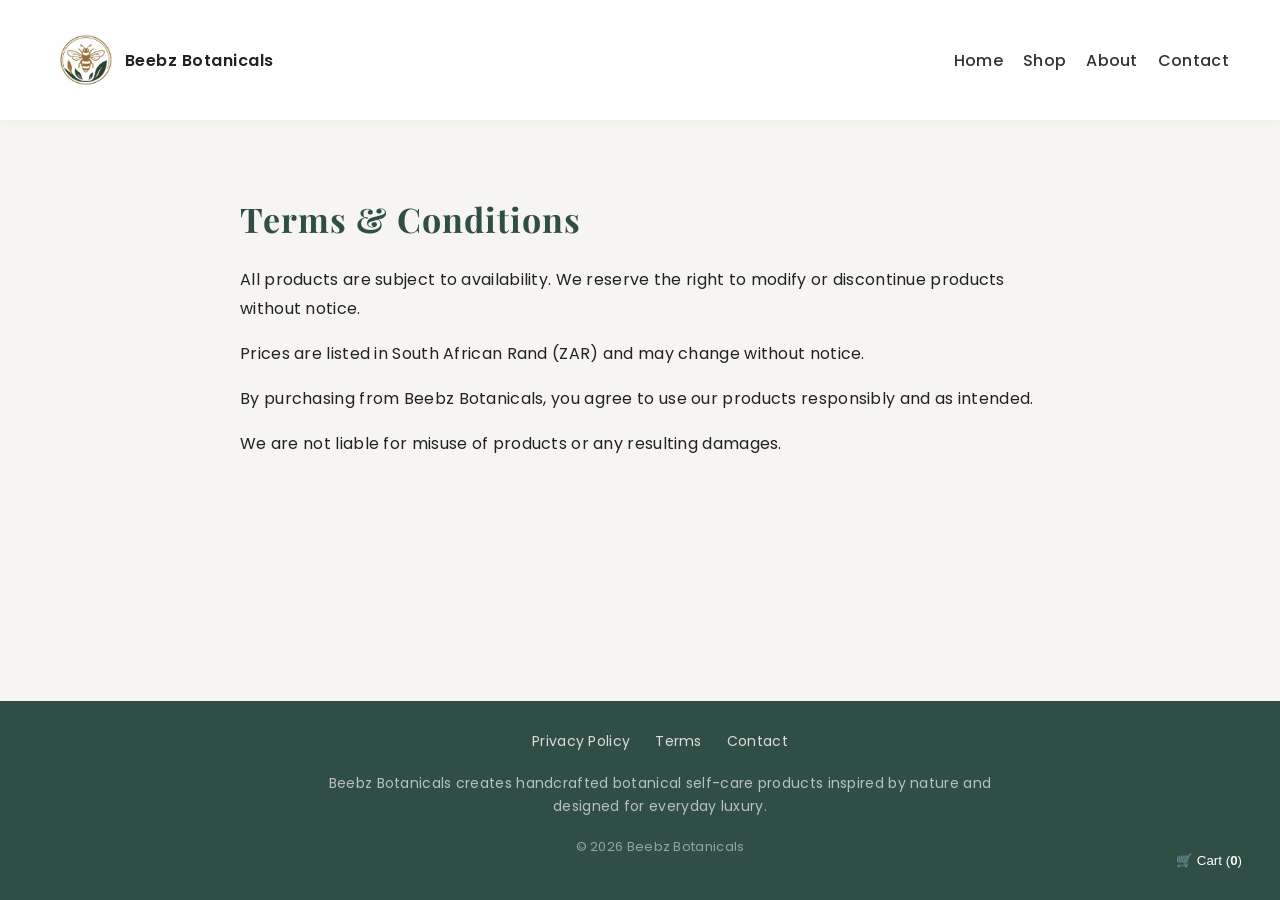
<file: terms.html>
<!DOCTYPE html>
<html>
<head>
  <link rel="icon" type="image/png" href="./images/favicon.png">
<link href="https://fonts.googleapis.com/css2?family=Playfair+Display:wght@500;700&family=Poppins:wght@300;400;500&display=swap" rel="stylesheet">
<meta charset="UTF-8">
<meta name="viewport" content="width=device-width, initial-scale=1.0">
<title>Terms & Conditions | Beebz Botanicals</title>
<link rel="stylesheet" href="style.css">
</head>
<body>

<header class="header">
<div class="logo"><img src="./images/logo.jpeg" alt="Beebz Botanicals Logo">
  Beebz Botanicals
</div>

  <button class="cart-toggle" onclick="toggleCart()">🛒 Cart (<span id="cart-count">0</span>)</button>

<div id="cart" class="cart">
<div class="cart-header">
<h2>Your Cart</h2>
<button onclick="closeCart()">✕</button>
</div>
<div id="cart-items"></div>
<h3 id="cart-total">Total: R0</h3>
<button onclick="goCheckout()" class="checkout-btn" id="checkout-btn">
  Checkout
</button>
</div>
<nav class="nav">
<a href="./index.html">Home</a>
<a href="./shop.html">Shop</a>
<a href="./about.html">About</a>
<a href="./contact.html">Contact</a>
</nav>
</header>

<section class="section about-text">
<h2>Terms & Conditions</h2>

<p>
All products are subject to availability. We reserve the right to modify or discontinue products without notice.
</p>

<p>
Prices are listed in South African Rand (ZAR) and may change without notice.
</p>

<p>
By purchasing from Beebz Botanicals, you agree to use our products responsibly and as intended.
</p>

<p>
We are not liable for misuse of products or any resulting damages.
</p>

</section>
  <script src="./script.js"></script>
  <script>
  renderCart();
</script>

</body>
  <footer class="footer">

 <div class="footer-links">
  <a href="./privacy.html">Privacy Policy</a>
  <a href="./terms.html">Terms</a>
  <a href="./contact.html">Contact</a>
</div>

  <p class="footer-text">
    Beebz Botanicals creates handcrafted botanical self-care products inspired by nature and designed for everyday luxury.
  </p>

  <p class="footer-copy">
    © 2026 Beebz Botanicals
  </p>

</footer>
</html>
</file>
<file: style.css>
body{
  margin:0;
  font-family:'Poppins',sans-serif;
  background:#f6f5f1;
  color:#222;
}

.header{
  display:flex;
  justify-content:space-between;
  align-items:center;
  padding:20px 4%;
  background:white;
  box-shadow:0 2px 10px rgba(0,0,0,0.04);
}

/* HEADER LOGO + TEXT */
.logo {
  display: flex;
  align-items: center;
  gap: 10px;
}

.logo img {
  height: 80px;
}

.logo {
  font-weight: 600;
  letter-spacing: 0.5px;
}

.nav{
  display:flex;
  gap:20px;
  flex-wrap:wrap;
}

.nav a{
  text-decoration:none;
  color:#333;
  font-weight:500;
}

.nav a:hover{
  color:#2f4f46;
}

/* ===== HERO ===== */

.hero{
  min-height: auto;
  background: url('./images/main-background-final.jpg') no-repeat center;
  background-size: cover;

  display: flex;
  justify-content: center;
  align-items: flex-start;
  text-align: center;

  padding: 10px 20px 20px; /* 🔥 reduced top + bottom */
  color: white;
}

.hero-content{
  max-width: 700px;
}

.hero-subtitle{
  font-size: 13px;
  letter-spacing: 3px;
  text-transform: uppercase;
  margin-bottom: 12px;
  opacity: 0.85;
}

.hero h1{
  font-family:'Playfair Display',serif;
  font-size: 50px;
  line-height: 1.2;
  margin-bottom: 20px;
  font-weight: 500;
}

.hero-description{
  font-size: 17px;
  line-height: 1.7;
  opacity: 0.9;
  margin-bottom: 30px;
}

.hero-subtitle{
  font-size: 13px;
  letter-spacing: 3px;
  text-transform: uppercase;
  margin-bottom: 12px;
  opacity: 0.85;
}


.hero-description{
  font-size: 17px;
  line-height: 1.7;
  opacity: 0.9;
  margin-top:10px !important;
  margin-bottom: 30px;
}
.hero::before{
  content:"";
  position:absolute;
  inset:0;
  background: rgba(47,79,70,0.25); /* VERY LIGHT */
  pointer-events:none;
}
.hero{
  position: relative;
}

.hero-content{
  position: relative;
  z-index: 2;
}

.hero-logo{
  height:80px !important;
  max-width:90%;
}

.hero h1{
  margin:0 !important;
  line-height:1;     /* 🔥 was 1.2 — this removes hidden space */
}

.hero-content{
  display:flex;
  flex-direction:column;
  align-items:center;
  gap:2px;   /* 🔥 super tight */
}

.hero-description{
  margin:5px 0 10px !important; /* 🔥 tighter */
}

.btn{
  margin-top:10px !important;
  background:white;
  padding:12px 24px;
  border-radius:6px;
  text-decoration:none;
  color:#2f4f46;
  font-weight:600;
  display:inline-block;
}

.btn:hover{
  opacity:0.92;
}

.section{
  padding:60px 10%;
  text-align:center;
}

.section h2{
  font-family:'Playfair Display',serif;
  font-size:34px;
  color:#2f4f46;
  margin-bottom:10px;
}

.product-grid {
  display: grid;
  grid-template-columns: repeat(3, 1fr);
  gap: 20px;
}

@media (max-width: 900px) {
  .product-grid {
    grid-template-columns: repeat(2, 1fr);
  }
}

@media (max-width: 500px) {
  .product-grid {
    grid-template-columns: 1fr;
  }
}

.product{
  background:white;
  padding:20px;
  border-radius:12px;
  box-shadow:0 5px 15px rgba(0,0,0,0.05);
  transition:transform 0.2s ease, box-shadow 0.2s ease;
}

.product:hover{
  transform:translateY(-4px);
  box-shadow:0 10px 22px rgba(0,0,0,0.08);
}

.product img{
  width:100%;
  height:250px;
  object-fit:cover;
  border-radius:8px;
}

.product h3{
  font-family:'Playfair Display',serif;
  font-size:22px;
  margin:16px 0 8px;
  color:#2f4f46;
}

.price{
  font-weight:bold;
  margin-bottom:14px;
  font-size:18px;
}

.product button{
  background:#2f4f46;
  color:white;
  border:none;
  padding:10px 16px;
  border-radius:30px;
  cursor:pointer;
  font-weight:500;
}

.product button:hover{
  opacity:0.92;
}

.about-text{
  max-width:800px;
  margin:auto;
  text-align:left;
  line-height:1.8;
}

.features{
  display:grid;
  grid-template-columns:repeat(auto-fit,minmax(260px,1fr));
  gap:25px;
  margin-top:30px;
}

.feature{
  background:white;
  padding:30px;
  border-radius:12px;
  font-size:16px;
  box-shadow:0 5px 15px rgba(0,0,0,0.05);
}

.contact-box{
  background:white;
  padding:30px;
  border-radius:10px;
  max-width:400px;
  margin:auto;
  box-shadow:0 5px 15px rgba(0,0,0,0.05);
}

.cart{
  position:fixed;
  right:-370px;
  top:0;
  width:350px;
  height:100%;
  background:white;
  padding:20px;
  transition:0.3s;
  box-shadow:-4px 0 20px rgba(0,0,0,0.12);
  overflow-y:auto;
  z-index:999;
}

.cart.open{
  right:0;
}

.cart-header{
  display:flex;
  justify-content:space-between;
  align-items:center;
  margin-bottom:20px;
}

.cart-header button{
  background:none;
  border:none;
  font-size:20px;
  cursor:pointer;
}

.cart-item{
  display:flex;
  gap:12px;
  align-items:center;
  margin-bottom:18px;
  padding-bottom:14px;
  border-bottom:1px solid #eee;
}

.cart-item img{
  width:58px;
  height:58px;
  object-fit:cover;
  border-radius:8px;
}

.cart-item-details{
  flex:1;
  text-align:left;
}

.cart-item-details h3{
  margin:0 0 4px;
  font-size:15px;
  font-family:'Poppins',sans-serif;
  color:#2f4f46;
}

.cart-item-details p{
  margin:0;
  font-size:14px;
}

.cart-qty{
  font-size:13px;
  color:#666;
  margin-top:4px;
}

.remove-btn{
  background:none;
  border:none;
  color:#9b4d4d;
  cursor:pointer;
  font-size:13px;
  padding:0;
  margin-top:6px;
}

.cart-toggle{
  position:fixed;
  bottom:20px;
  right:20px;
  background:#2f4f46;
  color:white;
  padding:12px 18px;
  border:none;
  border-radius:30px;
  cursor:pointer;
  z-index:1000;
}

.checkout-btn{
  margin-top:20px;
  padding:12px 16px;
  background:#2f4f46;
  color:white;
  border:none;
  width:100%;
  border-radius:8px;
  cursor:pointer;
  font-weight:600;
}
.cart {
  position: fixed;
  top: 0;
  right: -350px; /* hidden */
  width: 350px;
  height: 100%;
  background: white;
  box-shadow: -2px 0 10px rgba(0,0,0,0.1);
  padding: 20px;
  transition: 0.3s ease;
  z-index: 1000;
}

.cart.open{
  right:0;
}
.shop-controls{
  display:flex;
  flex-direction:column;
  align-items:center;
  gap:20px;
  margin-bottom:30px;
}

#searchInput{
  width:320px;
  max-width:100%;
  padding:12px;
  border-radius:30px;
  border:1px solid #ddd;
  font-size:16px;
}

.shop-filters{
  display:flex;
  justify-content:center;
  gap:12px;
  margin-bottom:10px;
  flex-wrap:wrap;
}

.shop-filters button{
  background:white;
  border:1px solid #ddd;
  padding:10px 18px;
  border-radius:30px;
  cursor:pointer;
}

.shop-filters button:hover{
  background:#2f4f46;
  color:white;
}

.footer{
  text-align:center;
  padding:24px 20px;
  color:#666;
}

@media (max-width:768px){
  .header{
    flex-direction:column;
    gap:14px;
    padding:18px 6%;
  }

  .hero h1{
    font-size:34px;
  }

  .hero p{
    font-size:16px;
  }

  .section{
    padding:50px 6%;
  }

  .cart{
    width:100%;
    right:-100%;
  }

  .cart.open{
    right:0;
  }
}
.footer {
  background: #2f4f46;
  color: #dcdcdc;
  text-align: center;
  padding: 40px 20px;
  margin-top: 80px;
}

/* Links (top row) */
.footer-links {
  display: flex;
  justify-content: center;
  gap: 25px;
  margin-bottom: 20px;
  flex-wrap: wrap;
}

.footer-links a {
  color: #dcdcdc;
  text-decoration: none;
  font-size: 14px;
  transition: 0.2s;
}

.footer-links a:hover {
  color: white;
}

/* Middle text */
.footer-text {
  max-width: 700px;
  margin: 0 auto 20px;
  font-size: 14px;
  opacity: 0.8;
  line-height: 1.6;
}

/* Bottom copyright */
.footer-copy {
  font-size: 13px;
  opacity: 0.6;
}

.product a {
  text-decoration: none;
  color: inherit;
}
.features {
  display: grid;
  gap: 10px;
  margin-top: 15px;
}

.features p {
  font-size: 15px;
  opacity: 0.9;
}

.trust-badges {
  margin-bottom: 20px;
}
/* BEST SELLERS (HOMEPAGE ONLY) */
.section .product-grid {
  display: grid;
  grid-template-columns: repeat(auto-fit, minmax(220px, 1fr));
  gap: 20px;
}

/* BEST SELLERS ONLY (SAFE) */
.section:nth-of-type(3) .product-card img {
  width: 100%;
  height: 220px;
  object-fit: cover;
  border-radius: 10px;
}

.trust-badges p {
  font-size: 14px;
  opacity: 0.8;
}

.section:nth-of-type(3) .product-card {
  display: flex;
  flex-direction: column;
  justify-content: space-between;
}

/* FORCE 3 PRODUCTS PER ROW (SHOP ONLY) */
#shop-products.product-grid {
  grid-template-columns: repeat(3, 1fr) !important;
}

@media (max-width: 900px) {
  #shop-products.product-grid {
    grid-template-columns: repeat(2, 1fr) !important;
  }
}

@media (max-width: 500px) {
  #shop-products.product-grid {
    grid-template-columns: 1fr !important;
  }
}
/* CART SIDEBAR (PREMIUM) */
.cart {
  position: fixed;
  top: 0;
  right: -400px;
  width: 320px;
  height: 100%;
  background: white;
  box-shadow: -5px 0 20px rgba(0,0,0,0.1);
  padding: 20px;
  transition: right 0.3s ease;
  z-index: 1000;
  overflow-y: auto;
}

.cart.open {
  right: 0;
}

/* OVERLAY */
.cart-overlay {
  position: fixed;
  top: 0;
  left: 0;
  width: 100%;
  height: 100%;
  background: rgba(0,0,0,0.4);
  opacity: 0;
  pointer-events: none;
  transition: opacity 0.3s ease;
  z-index: 999;
}

.cart-overlay.active {
  opacity: 1;
  pointer-events: all;
}

/* CART HEADER */
.cart-header {
  display: flex;
  justify-content: space-between;
  align-items: center;
}

/* CART ITEMS */
.cart-item {
  display: flex;
  gap: 10px;
  margin: 15px 0;
}

.cart-item img {
  width: 60px;
  height: 60px;
  object-fit: cover;
  border-radius: 8px;
}

/* REMOVE BUTTON */
.remove-btn {
  margin-top: 5px;
  padding: 5px 10px;
  border: none;
  background: #ddd;
  border-radius: 20px;
  cursor: pointer;
}

/* CHECKOUT BUTTON */
.checkout-btn {
  width: 100%;
  padding: 12px;
  background: #2f4f46;
  color: white;
  border: none;
  border-radius: 30px;
  margin-top: 20px;
  cursor: pointer;
}

.cart-controls {
  display: flex;
  align-items: center;
  gap: 8px;
  margin: 8px 0;
}

.cart-controls button {
  padding: 4px 10px;
  border: none;
  background: #eee;
  border-radius: 6px;
  cursor: pointer;
}

.product-card {
  transition: transform 0.2s ease, box-shadow 0.2s ease;
}

.product-card:hover {
  transform: translateY(-5px);
  box-shadow: 0 10px 25px rgba(0,0,0,0.1);
}

.cart-controls span {
  min-width: 20px;
  text-align: center;
}

.return-btn {
  display: inline-block;
  margin-top: 15px;
  text-decoration: none;
  color: #2f4f46;
  font-size: 14px;
}

.return-btn:hover {
  text-decoration: underline;
}

.return-btn {
  display: inline-block;
  margin-top: 15px;
  padding: 8px 16px;
  border-radius: 20px;
  background: #f5f5f5;
}

/* LUXURY POLISH */
.btn,
.checkout-btn,
.cart-toggle,
.cart-controls button,
.remove-btn {
  transition: transform 0.2s ease, box-shadow 0.2s ease, opacity 0.2s ease;
}

.btn:hover,
.checkout-btn:hover,
.cart-toggle:hover,
.cart-controls button:hover,
.remove-btn:hover {
  transform: translateY(-2px);
  box-shadow: 0 8px 18px rgba(0,0,0,0.08);
}

.product,
.product-card {
  transition: transform 0.25s ease, box-shadow 0.25s ease;
}


/* BADGES */
.badge {
  display: inline-block;
  margin-bottom: 10px;
  padding: 6px 12px;
  border-radius: 20px;
  background: #f3eee8;
  color: #2f4f46;
  font-size: 12px;
  font-weight: 500;
}

.badge-row {
  display: flex;
  gap: 8px;
  flex-wrap: wrap;
  margin-bottom: 10px;
}

/* CHECKOUT PAYMENT */
.payment-box {
  max-width: 500px;
  margin: 25px auto 0;
  padding: 20px;
  border: 1px solid #eee;
  border-radius: 16px;
  background: #fff;
  box-shadow: 0 10px 24px rgba(0,0,0,0.04);
  text-align: left;
}

.payment-box h3 {
  margin-top: 0;
  margin-bottom: 15px;
}

.checkout-input {
  width: 100%;
  padding: 12px 14px;
  margin-bottom: 12px;
  border: 1px solid #ddd;
  border-radius: 12px;
  font-family: inherit;
  box-sizing: border-box;
}

.checkout-row {
  display: grid;
  grid-template-columns: 1fr 1fr;
  gap: 12px;
}

/* PROCESSING OVERLAY */
.processing-overlay {
  position: fixed;
  inset: 0;
  background: rgba(0,0,0,0.35);
  display: none;
  align-items: center;
  justify-content: center;
  z-index: 2000;
}

.processing-overlay.active {
  display: flex;
}

.processing-box {
  background: #fff;
  padding: 30px 35px;
  border-radius: 18px;
  text-align: center;
  box-shadow: 0 18px 40px rgba(0,0,0,0.12);
}

.loader {
  width: 42px;
  height: 42px;
  margin: 0 auto 14px;
  border: 4px solid #e9e9e9;
  border-top: 4px solid #2f4f46;
  border-radius: 50%;
  animation: spin 0.9s linear infinite;
}

@keyframes spin {
  to {
    transform: rotate(360deg);
  }
}

/* CONFIRMATION PAGE */
.confirmation-page {
  min-height: 60vh;
  display: flex;
  align-items: center;
  justify-content: center;
}

.confirmation-card {
  max-width: 600px;
  margin: auto;
  text-align: center;
  padding: 40px 30px;
  border-radius: 20px;
  background: #fff;
  box-shadow: 0 16px 36px rgba(0,0,0,0.08);
}

.confirmation-icon {
  font-size: 42px;
  margin-bottom: 12px;
}

.confirmation-actions {
  display: flex;
  gap: 12px;
  justify-content: center;
  flex-wrap: wrap;
  margin-top: 24px;
}

/* ===== BEST SELLERS FIX ===== */

/* Ensure proper grid layout */
.section:nth-of-type(3) .product-grid {
  display: grid;
  grid-template-columns: repeat(3, 1fr);
  gap: 25px;
}

/* Fix each card */
.section:nth-of-type(3) .product-card {
  display: flex;
  flex-direction: column;
  align-items: center;
  text-align: center;
}

/* Fix image sizing (THIS is the key fix) */
.section:nth-of-type(3) .product-card img {
  width: 100%;
  max-width: 250px;
  height: 250px;
  object-fit: cover;
  border-radius: 12px;
}

/* Prevent overflow issues */
.section:nth-of-type(3) .product-card * {
  max-width: 100%;
}

@media (max-width: 900px) {
  .section:nth-of-type(3) .product-grid {
    grid-template-columns: repeat(2, 1fr);
  }
}

@media (max-width: 500px) {
  .section:nth-of-type(3) .product-grid {
    grid-template-columns: 1fr;
  }
}

/* FIX IMAGE ZOOM ISSUE (BEST SELLERS) */

/* Prevent image from scaling weirdly */
.product-card img {
  width: 100%;
  height: 220px;
  object-fit: cover;
  border-radius: 12px;
  display: block;
}

/* Ensure card contains everything */
.product-card {
  overflow: hidden;
}

/* KEEP hover effect ONLY on card, not image */
.product-card:hover {
  transform: translateY(-5px);
}

/* Prevent any inherited image scaling */
.product-card img:hover {
  transform: none !important;
}

/* CENTER BADGES UNDER IMAGE */
.product-card .badge-row {
  justify-content: center;
  text-align: center;
}

.product-card .badge {
  text-align: center;
}

/* FIX PRODUCT CARD LAYOUT */
.product-card {
  display: flex;
  flex-direction: column;
  justify-content: space-between;
  height: 100%;
}

/* CONTENT AREA */
.product-card p {
  flex-grow: 1;
}

/* BUTTON SPACING */
.product-card .btn {
  margin-top: 10px;
}

.product-card h3 {
  margin-top: 10px;
}

.product-card p {
  margin-bottom: 10px;
}
/* ===== BEST SELLERS TILE HEIGHT + SPACING FIX ===== */

/* Make cards taller */
.section:nth-of-type(3) .product-card {
  min-height: 420px; /* increase height */
  padding: 20px;     /* adds space inside the tile */
  box-sizing: border-box;
}

/* Add breathing room between elements */
.section:nth-of-type(3) .product-card h3 {
  margin-top: 12px;
}

.section:nth-of-type(3) .product-card p {
  margin: 10px 0 15px;
}

/* Keep buttons slightly higher and consistent */
.section:nth-of-type(3) .product-card .btn {
  margin-top: auto;
}

/* ===== FORCE BEST SELLERS TILE FIX ===== */

/* Target ONLY best sellers (homepage) */
.section .product-grid .product-card {
  min-height: 480px !important;
  padding: 25px !important;
  display: flex !important;
  flex-direction: column !important;
  justify-content: space-between !important;
  box-sizing: border-box !important;
}

/* Add breathing room inside */
.section .product-grid .product-card h3 {
  margin-top: 15px !important;
}

.section .product-grid .product-card p {
  margin: 12px 0 18px !important;
}

/* Push buttons to bottom cleanly */
.section .product-grid .product-card .btn {
  margin-top: auto !important;
}

.product-card {
  border-radius: 16px;
}

/* ===== RITUAL TILES (PREMIUM) ===== */

.ritual-grid {
  display: grid;
  grid-template-columns: repeat(4, 1fr);
  gap: 25px;
  margin-top: 30px;
}

/* TILE STYLE */
.ritual-item {
  background: #fff;
  padding: 25px 20px;
  border-radius: 16px;
  text-align: center;
  box-shadow: 0 10px 25px rgba(0,0,0,0.05);
  transition: transform 0.25s ease, box-shadow 0.25s ease;
}

/* HOVER EFFECT */
.ritual-item:hover {
  transform: translateY(-6px);
  box-shadow: 0 16px 35px rgba(0,0,0,0.08);
}

/* ICON */
.ritual-icon {
  font-size: 30px;
  display: block;
  margin-bottom: 12px;
}

/* TITLE */
.ritual-item h3 {
  margin-bottom: 10px;
  font-size: 18px;
}

/* TEXT */
.ritual-item p {
  font-size: 14px;
  opacity: 0.8;
  line-height: 1.5;
}

/* RESPONSIVE */
@media (max-width: 900px) {
  .ritual-grid {
    grid-template-columns: repeat(2, 1fr);
  }
}

@media (max-width: 500px) {
  .ritual-grid {
    grid-template-columns: 1fr;
  }
}

/* ===== FIX FOOTER FULL WIDTH ===== */

.footer {
  width: 100%;
  max-width: 100% !important;
  margin: 0 !important;
  border-radius: 0 !important;
  box-shadow: none !important;
}
/* ===== STICK FOOTER TO BOTTOM ===== */

html, body {
  height: 100%;
}

body {
  display: flex;
  flex-direction: column;
}

main, .section {
  flex: 1;
}
/* Remove any container restriction */
footer.footer {
  padding: 30px 20px;
}
.main-content {
  flex: 1;
}

/* REDUCE SPACE ABOVE BEST SELLERS */
.section + .section h2 {
  margin-top: -30px;
}

/* SPACE BETWEEN BUTTONS IN PRODUCT CARDS */
.product-card .btn {
  margin-top: 10px;
}

/* extra spacing specifically between stacked buttons */
.product-card .btn + .btn {
  margin-top: 12px;
}
.product-card .btn + .btn {
  margin-top: 16px;
}

/* FORCE HERO TEXT TO WHITE */
.hero,
.hero h1,
.hero p,
.hero-subtitle,
.hero-description {
  color: #ffffff !important;
}

/* FORCE HERO TEXT TO WHITE */
.hero,
.hero h1,
.hero p,
.hero-subtitle,
.hero-description {
  color: #ffffff !important;
}
/* FORCE HERO TEXT TO WHITE */
.hero,
.hero h1,
.hero p,
.hero-subtitle,
.hero-description {
  color: #ffffff !important;
}
.hero-btn {
  background: transparent;
  border: 1.5px solid white;
  color: white;
}

.hero-btn:hover {
  background: white;
  color: #2f4f46;
}

/* ===== HERO BUTTON WITH ARROW ===== */

.hero-btn {
  background: #ffffff;
  color: #2f4f46;
  padding: 14px 28px;
  border-radius: 30px;
  font-weight: 600;
  letter-spacing: 0.5px;
  border: none;
  display: inline-flex;
  align-items: center;
  gap: 8px;
  transition: all 0.25s ease;
  box-shadow: 0 6px 20px rgba(255,255,255,0.15);
}

/* ARROW */
.hero-btn .arrow {
  display: inline-block;
  transition: transform 0.25s ease;
}

/* HOVER EFFECT */
.hero-btn:hover {
  transform: translateY(-3px);
  box-shadow: 0 10px 25px rgba(0,0,0,0.15);
}

/* ARROW MOVEMENT */
.hero-btn:hover .arrow {
  transform: translateX(5px);
}

/* CLICK */
.hero-btn:active {
  transform: translateY(0);
}
.hero-btn {
  transition: all 0.3s cubic-bezier(0.22, 1, 0.36, 1);
}

/* SMOOTH SCROLL */
html {
  scroll-behavior: smooth;
}

/* FADE-IN ANIMATION */
.fade-in {
  opacity: 1;                /* ALWAYS visible */
  transform: translateY(20px);
  transition: all 0.6s ease;
}

/* animation when triggered */
.fade-in.show {
  opacity: 1;
  transform: translateY(0);
}
/* PRODUCT CARD PREMIUM EFFECT */
.product-card {
  background: #fff;
  border-radius: 16px;
  padding: 20px;
  transition: transform 0.3s ease, box-shadow 0.3s ease;
}

/* HOVER LIFT */
.product-card:hover {
  transform: translateY(-8px);
  box-shadow: 0 18px 40px rgba(0,0,0,0.08);
}

/* IMAGE ZOOM (CONTROLLED) */
.product-card img {
  transition: transform 0.4s ease;
}

.product-card:hover img {
  transform: scale(1.05);
}
/* GLOBAL BUTTON POLISH */
.btn {
  transition: all 0.25s ease;
}

.btn:hover {
  transform: translateY(-2px);
}
/* GLOBAL BUTTON POLISH */
.btn {
  transition: all 0.25s ease;
}

.btn:hover {
  transform: translateY(-2px);
}

/* ===== FORCE HERO TO BE TIGHT (FINAL FIX) ===== */

/* ===== FINAL HERO FIX (BALANCED TOP & BOTTOM) ===== */

.hero{
  min-height: 60vh !important;
  padding: 50px 20px !important;
  display: flex;
  justify-content: center;
  align-items: center !important;
}

.hero-content{
  display: flex;
  flex-direction: column;
  align-items: center;
  gap: 20px !important;
  margin: 0 !important;
  padding: 0 !important;
}

.hero-logo{
  height: 80px !important;
  margin: 0 !important;
  margin-bottom: 30px !important;
  display: block;
}

.hero h1{
  margin: 0 !important;
  line-height: 1.05 !important;
  margin-bottom: 30px !important;
}

.hero-description{
  margin: 8px 0 12px !important;
  margin-bottom: 30px !important;
}

.hero .btn{
  margin-top: 20px !important;
  margin-bottom: 10px !important;
}

.ingredients{
  font-size:14px;
  opacity:0.8;
  margin-top:10px;
  line-height:1.6;
}

.product a{
  text-decoration:none;
  color:inherit;
}

.back-link{
  display:block;
  margin-bottom:20px;
  text-align:left;
  color:#2f4f46;
  font-weight:500;
  text-decoration:none;
}

.qty-box{
  display:flex;
  align-items:center;
  gap:10px;
}

.qty-box button{
  border:none;
  background:#eee;
  padding:6px 12px;
  border-radius:6px;
  cursor:pointer;
}
.product-gallery {
  display: flex;
  flex-direction: column;
  gap: 15px;
}

#main-product-image {
  width: 100%;
  max-width: 400px;
  border-radius: 10px;
}

.thumbnails {
  display: flex;
  gap: 10px;
}

.thumbnail {
  width: 70px;
  height: 70px;
  object-fit: cover;
  cursor: pointer;
  border-radius: 6px;
  transition: 0.3s;
}

.thumbnail:hover {
  opacity: 0.7;
  transform: scale(1.05);
}

.back-btn {
  display: inline-block;
  margin: 20px 0 10px 0;
  padding: 10px 18px;
  border-radius: 8px;
  background-color: #f5f1ec;
  color: #333;
  text-decoration: none;
  font-size: 14px;
  font-weight: 500;
  transition: all 0.2s ease;
}

.back-btn:hover {
  background-color: #e8dcd1;
  transform: translateX(-2px);
}

.quantity-wrapper {
  display: flex;
  align-items: center;
  gap: 12px;
  margin-bottom: 20px;
}

.quantity-wrapper button {
  width: 32px;
  height: 32px;
  border: none;
  border-radius: 6px;
  background: #e8dcd1;
  font-size: 18px;
  cursor: pointer;
}

#quantity-value {
  font-size: 16px;
  font-weight: 500;
  min-width: 20px;
  text-align: center;
}

.quantity-wrapper button:hover {
  background: #d8c8bb;
}

.add-to-cart-btn {
  padding: 14px 28px;
  border: none;
  border-radius: 10px;
  background: linear-gradient(135deg, #e8dcd1, #d8c8bb);
  color: #333;
  font-size: 16px;
  font-weight: 600;
  cursor: pointer;
  transition: all 0.25s ease;
  box-shadow: 0 4px 12px rgba(0,0,0,0.08);
}

/* hover effect */
.add-to-cart-btn:hover {
  transform: translateY(-2px);
  box-shadow: 0 6px 18px rgba(0,0,0,0.12);
  background: linear-gradient(135deg, #e2d4c7, #cfbfb2);
}

/* click effect */
.add-to-cart-btn:active {
  transform: scale(0.98);
}

.product-layout {
  display: grid;
  grid-template-columns: 1fr 1fr;
  gap: 50px;
  margin-top: 20px;
  align-items: start;
}

.product-info {
  display: flex;
  flex-direction: column;
  gap: 16px;
}

/* tighten spacing */
.product-info h1 {
  margin-bottom: 5px;
}

.product-info p {
  margin: 0;
  line-height: 1.6;
}

/* push button up slightly */
.product-actions {
  margin-top: 10px;
}

.product-layout img {
  max-height: 500px;
  object-fit: cover;
}

.recommended-section {
  margin-top: 60px;
}

.recommended-section h2 {
  font-size: 24px;
  margin-bottom: 20px;
}

/* Recommended products responsive layout */
.recommended-section .product-grid {
  display: grid;
  grid-template-columns: repeat(3, 1fr);
  gap: 20px;
}

/* Tablet */
@media (max-width: 900px) {
  .recommended-section .product-grid {
    grid-template-columns: repeat(2, 1fr);
  }
}

/* Mobile */
@media (max-width: 500px) {
  .recommended-section .product-grid {
    grid-template-columns: 1fr;
  }
}

.recommended-section {
  margin-top: 70px;
}

#cart-count {
  background: none;
  padding: 0;
  margin: 0;
  font-weight: 600;
}

body {
  letter-spacing: 0.3px;
}

h1, h2 {
  letter-spacing: 1px;
}

@media (max-width: 768px) {
  .product-layout {
    grid-template-columns: 1fr;
  }
}

.section {
  border-top: 1px solid #eee;
  padding-top: 40px;
}

#cart-count {
  font-weight: 600;
  color: inherit;
}

#cart-popup {
  position: fixed;
  bottom: 25px;
  left: 50%;
  transform: translateX(-50%) translateY(10px);
  background: rgba(47,79,70,0.9);
backdrop-filter: blur(6px);
  color: white;
  padding: 12px 22px;
  border-radius: 30px;
  opacity: 0;
  transition: all 0.3s ease;
  font-size: 14px;
  z-index: 9999;
  box-shadow: 0 10px 25px rgba(0,0,0,0.15);
}

/* show animation */
#cart-popup.show {
  opacity: 1;
  transform: translateX(-50%) translateY(0);
}

#cart-popup.show {
  opacity: 1;
  transform: translateY(0);
}

.cart-item {
  transition: all 0.25s ease;
}

.cart-item.updating {
  opacity: 0.6;
  transform: scale(0.98);
}

.cart-controls button:active {
  transform: scale(0.85);
}

.fade-in {
  opacity: 1;
  transform: translateY(20px);
  transition: all 0.6s ease;
  will-change: transform, opacity;
}

button {
  cursor: pointer;
}

.back-btn {
  display: inline-block;
  margin-bottom: 20px;
  color: #555;
  text-decoration: none;
  font-size: 14px;
}

.back-btn:hover {
  text-decoration: underline;
}

.product img {
  transition: transform 0.3s ease;
}

.product img:hover {
  transform: scale(1.05);
}

#cart-items p {
  text-align: center;
  color: #777;
  margin-top: 20px;
}

.checkout-btn:disabled {
  opacity: 0.5;
  cursor: not-allowed;
}
#cart-total {
  transition: all 0.3s ease;
}

#cart-total.updating {
  opacity: 0.5;
  transform: translateY(3px);
}

#cart-total.updating {
  opacity: 0.5;
  transform: translateY(3px) scale(0.98);
}

#thumbs img {
  opacity: 0.7;
  transition: all 0.2s ease;
  border: 2px solid transparent;
}

#thumbs img:hover {
  opacity: 1;
}

#thumbs img.active-thumb {
  opacity: 1;
  border: 2px solid #2f4f46;
}
#main-image {
  transition: opacity 0.3s ease;
}

#main-image {
  transition: opacity 0.3s ease;
}

@media (max-width: 768px) {
  .product-layout {
    grid-template-columns: 1fr;
  }
}

#thumbs {
  overflow-x: auto;
  flex-wrap: nowrap;
}

#thumbs img {
  flex-shrink: 0;
}

@media (max-width: 600px) {
  .cart {
    width: 100%;
    right: 0;
  }
}


@media (max-width: 600px) {
  body {
    padding: 0 10px;
  }
}

.quantity-wrapper button {
  min-width: 40px;
  min-height: 40px;
}

.cart {
  position: fixed;
  top: 0;
  right: -100%; /* 👈 hide it off screen */
  width: 350px;
  height: 100%;
  background: white;
  transition: right 0.3s ease;
  z-index: 1000;
}
.cart.open {
  right: 0;
}

@media (max-width: 600px) {
  .cart {
    width: 100%;
    right: -100%; /* 👈 keep it hidden */
  }

  .cart.open {
    right: 0;
  }
}

/* 🔥 FORCE FIX FOR MOBILE CART */
@media (max-width: 600px) {
  .cart {
    right: -100% !important;
    width: 100% !important;
  }

  .cart.open {
    right: 0 !important;
  }
}
/* ===== FINAL CART FIX (MOBILE SAFE) ===== */

/* Always hide cart by default */
.cart {
  position: fixed;
  top: 0;
  right: -100% !important;
  width: 350px;
  height: 100%;
  background: white;
  transition: right 0.3s ease;
  z-index: 1000;
}

/* Show only when open */
.cart.open {
  right: 0 !important;
}

/* Mobile full width */
@media (max-width: 600px) {
  .cart {
    width: 100% !important;
    right: -100% !important;
  }

  .cart.open {
    right: 0 !important;
  }
}
@media (max-width: 600px) {
  button {
    width: 100%;
}
}
/* Keep cart button floating, not full width */
.cart-toggle {
  position: fixed;
  bottom: 20px;
  right: 20px;
  width: auto !important;
  padding: 12px 18px;
  border-radius: 30px;
  background: #2f4f46;
  color: white;
  z-index: 1001;
}

/* ===== CLEAN FINAL CART SYSTEM ===== */

/* Cart hidden by default */
.cart {
  position: fixed;
  top: 0;
  right: -100vw;   /* fully off screen */
  width: 350px;
  height: 100vh;
  background: white;
  box-shadow: -5px 0 20px rgba(0,0,0,0.1);
  padding: 20px;
  transition: right 0.3s ease;
  z-index: 9999;
  overflow-y: auto;
}

/* Cart opens */
.cart.open {
  right: 0;
}

/* Mobile cart full width */
@media (max-width: 600px) {
  .cart {
    width: 100vw;
    right: -100vw;
  }

  .cart.open {
    right: 0;
  }
}

/* ===== CART BUTTON (FLOATING ONLY) ===== */

.cart-toggle {
  position: fixed;
  bottom: 20px;
  right: 20px;
  width: auto;              /* prevents stretching */
  padding: 12px 18px;
  border-radius: 30px;
  background: #2f4f46;
  color: white;
  z-index: 10000;
}

/* ===== REMOVE GLOBAL BUTTON BREAK ===== */

@media (max-width: 600px) {
  button {
    width: auto;  /* fixes full-width button issue */
  }
}

/* ===== HARD RESET CART (FINAL CLEAN FIX) ===== */

/* Hide cart completely off-screen */
.cart {
  position: fixed !important;
  top: 0 !important;
  right: -100vw !important;
  width: 320px !important;
  height: 100vh !important;
  background: white !important;
  padding: 20px !important;
  box-shadow: -5px 0 20px rgba(0,0,0,0.1) !important;
  transition: right 0.3s ease !important;
  z-index: 9999 !important;
  overflow-y: auto !important;
}

/* Show cart only when open */
.cart.open {
  right: 0 !important;
}

/* Mobile full screen cart */
@media (max-width: 600px) {
  .cart {
    width: 100vw !important;
    right: -100vw !important;
  }

  .cart.open {
    right: 0 !important;
  }
}

/* ===== CART BUTTON (ONLY THING VISIBLE) ===== */

.cart-toggle {
  position: fixed !important;
  bottom: 20px !important;
  right: 20px !important;
  width: auto !important;
  padding: 12px 18px !important;
  border-radius: 30px !important;
  background: #2f4f46 !important;
  color: white !important;
  z-index: 10000 !important;
}

/* ===== FIX GLOBAL BUTTON BREAK ===== */

@media (max-width: 600px) {
  button {
    width: auto !important;
  }
}
</file>
